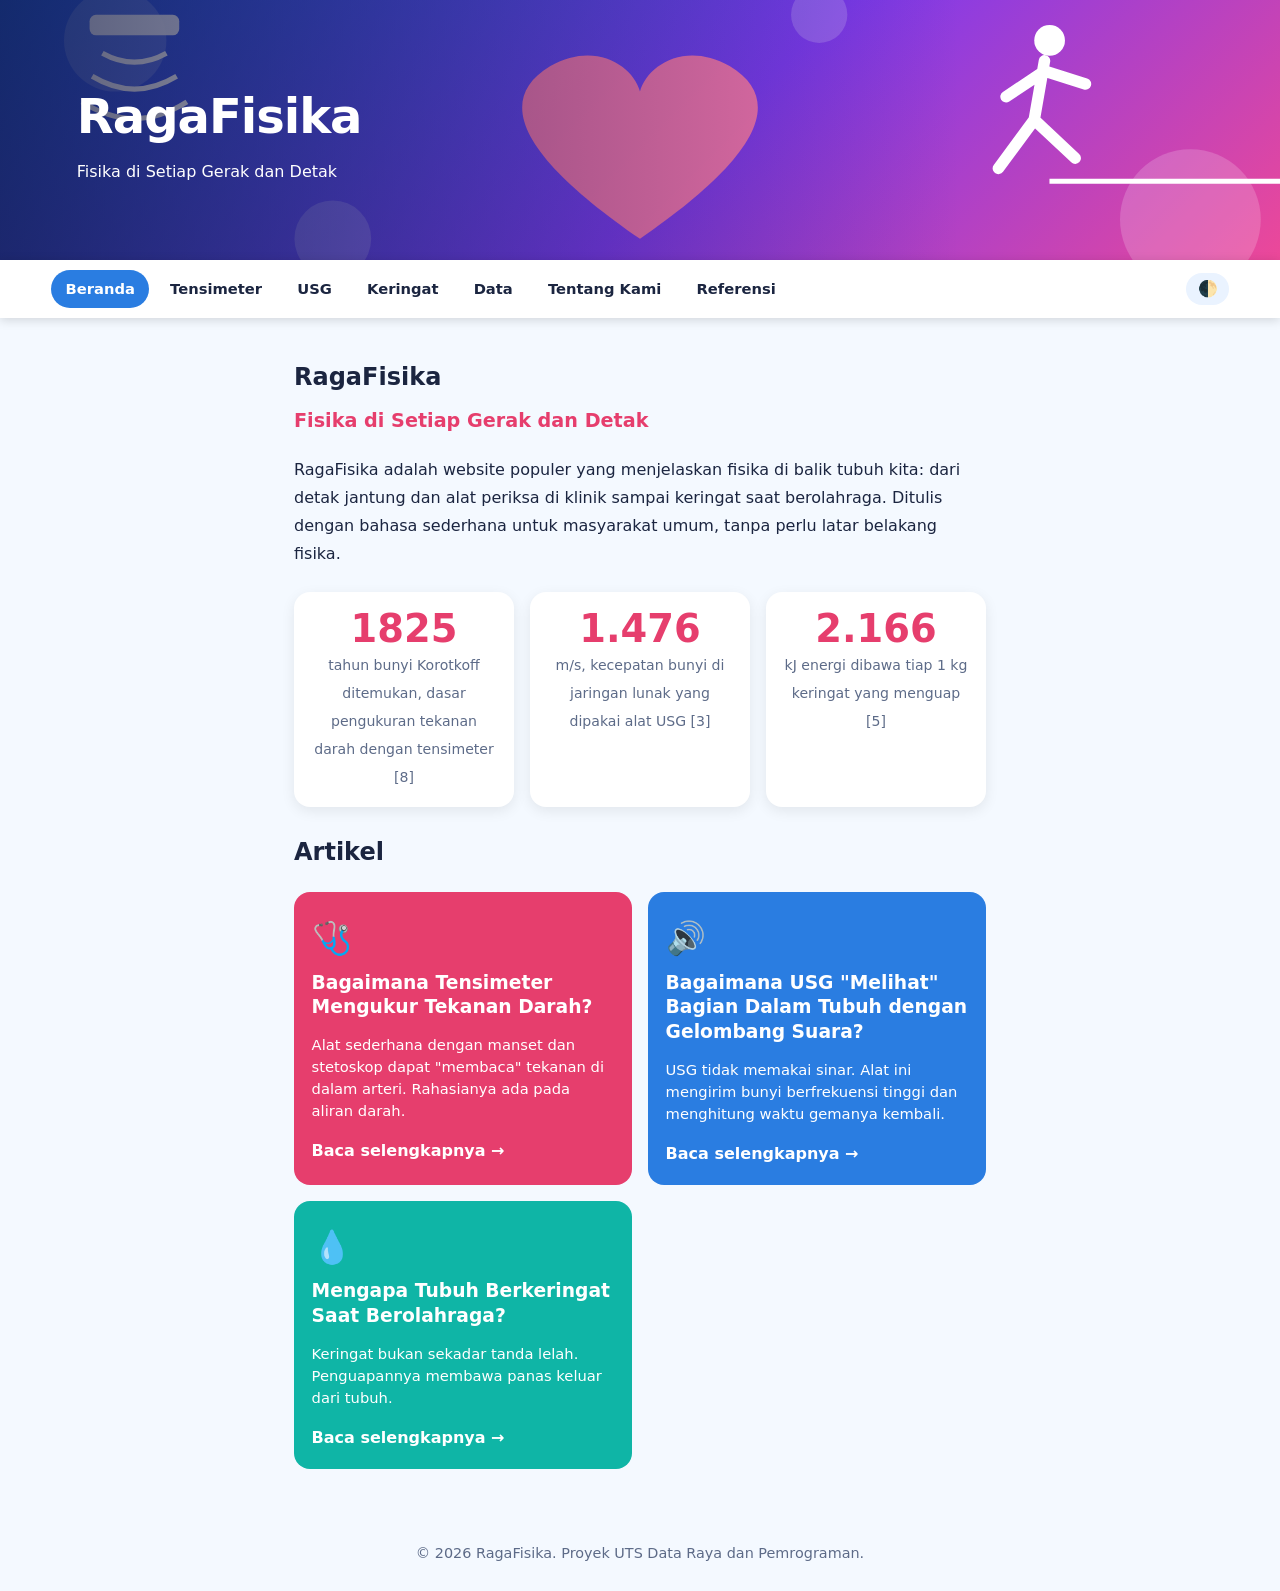
<file: index.html>
<!DOCTYPE html>  
<html lang="id"><head><meta charset="utf-8">
<meta name="viewport" content="width=device-width, initial-scale=1">
<title>Beranda | RagaFisika</title>
<meta name="description" content="RagaFisika menjelaskan fisika di balik tubuh kita: tensimeter, USG, dan keringat saat berolahraga, dengan bahasa sederhana untuk masyarakat umum.">
<link rel="icon" href="data:image/svg+xml,<svg xmlns=%22http://www.w3.org/2000/svg%22 viewBox=%220 0 100 100%22><text y=%22.9em%22 font-size=%2290%22>💓</text></svg>">
<link rel="stylesheet" href="style.css">
<script>try{if(localStorage.theme)document.documentElement.dataset.theme=localStorage.theme}catch(e){}</script></head>
<body>
<header class="hero big"><svg id="scene" viewBox="0 0 1000 260" preserveAspectRatio="xMidYMid slice" role="img" aria-label="Ilustrasi jantung berdenyut, gelombang USG, dan pelari"></svg><div class="txt"><a class="brand" href="index.html">RagaFisika</a><span>Fisika di Setiap Gerak dan Detak</span></div></header>
<nav><a href="index.html" class="on">Beranda</a><a href="tensimeter.html">Tensimeter</a><a href="usg.html">USG</a><a href="keringat.html">Keringat</a><a href="data.html">Data</a><a href="tentang.html">Tentang Kami</a><a href="referensi.html">Referensi</a><button id="mode" aria-label="Ganti mode terang atau gelap">🌓</button></nav>
<main><section class="intro"><h1>RagaFisika</h1><p class="tag">Fisika di Setiap Gerak dan Detak</p>
<p>RagaFisika adalah website populer yang menjelaskan fisika di balik tubuh kita: dari detak jantung dan alat periksa di klinik sampai keringat saat berolahraga. Ditulis dengan bahasa sederhana untuk masyarakat umum, tanpa perlu latar belakang fisika.</p></section>
<div class="stats"><div><b data-n="1905" data-raw="1">0</b><span>tahun bunyi Korotkoff ditemukan, dasar pengukuran tekanan darah dengan tensimeter [8]</span></div><div><b data-n="1540">0</b><span>m/s, kecepatan bunyi di jaringan lunak yang dipakai alat USG [3]</span></div><div><b data-n="2260">0</b><span>kJ energi dibawa tiap 1 kg keringat yang menguap [5]</span></div></div>
<h2>Artikel</h2><div class="cards"><a class="card c0" href="tensimeter.html"><span>🩺</span><h3>Bagaimana Tensimeter Mengukur Tekanan Darah?</h3><p>Alat sederhana dengan manset dan stetoskop dapat "membaca" tekanan di dalam arteri. Rahasianya ada pada aliran darah.</p><b>Baca selengkapnya →</b></a><a class="card c1" href="usg.html"><span>🔊</span><h3>Bagaimana USG "Melihat" Bagian Dalam Tubuh dengan Gelombang Suara?</h3><p>USG tidak memakai sinar. Alat ini mengirim bunyi berfrekuensi tinggi dan menghitung waktu gemanya kembali.</p><b>Baca selengkapnya →</b></a><a class="card c2" href="keringat.html"><span>💧</span><h3>Mengapa Tubuh Berkeringat Saat Berolahraga?</h3><p>Keringat bukan sekadar tanda lelah. Penguapannya membawa panas keluar dari tubuh.</p><b>Baca selengkapnya →</b></a></div></main>
<footer>© 2026 RagaFisika. Proyek UTS Data Raya dan Pemrograman.</footer>
<script src="script.js"></script></body></html>
</file>
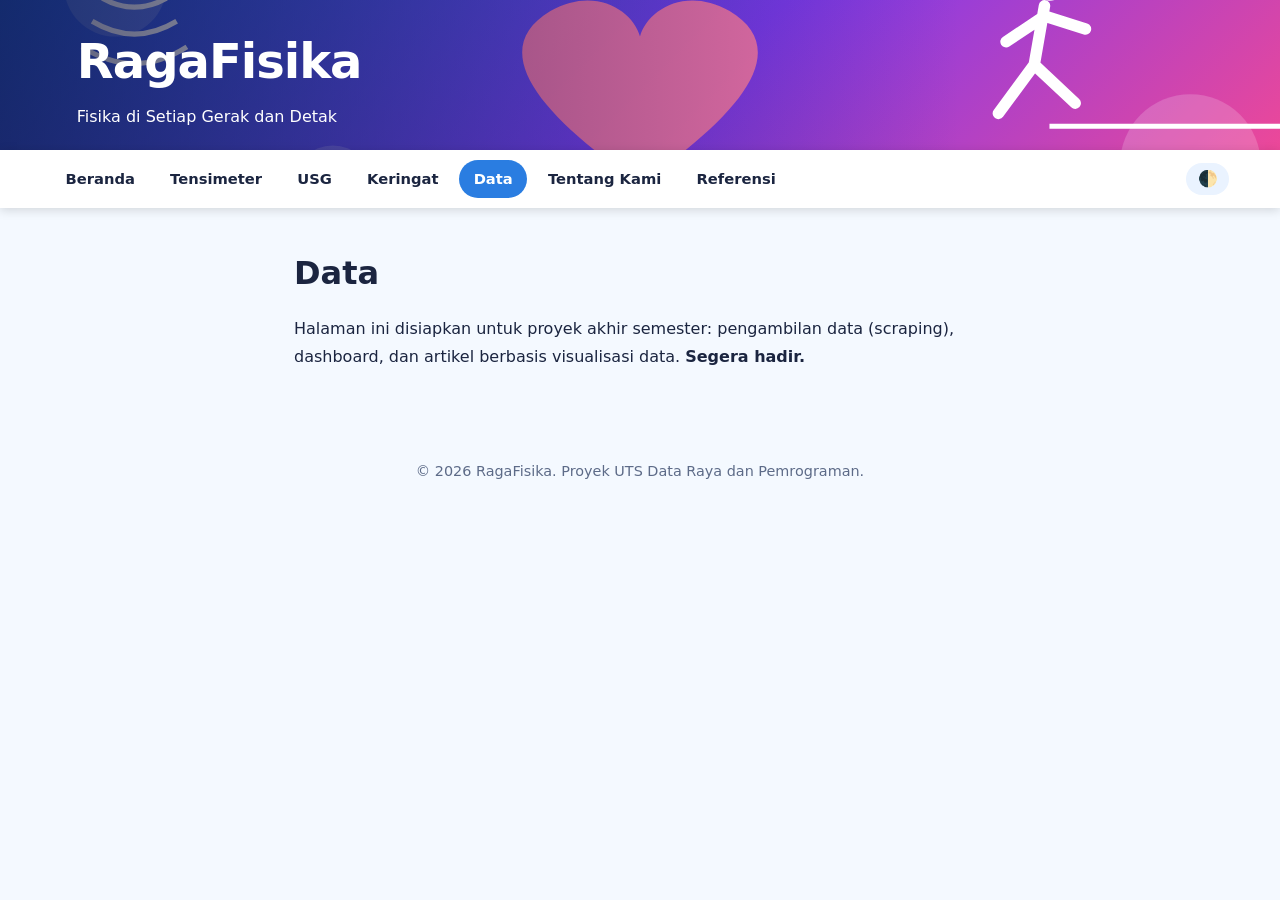
<file: data.html>
<!DOCTYPE html>
<html lang="id"><head><meta charset="utf-8">
<meta name="viewport" content="width=device-width, initial-scale=1">
<title>Data | RagaFisika</title>
<meta name="description" content="Halaman data dan dashboard RagaFisika yang akan dikembangkan pada proyek akhir semester.">
<link rel="icon" href="data:image/svg+xml,<svg xmlns=%22http://www.w3.org/2000/svg%22 viewBox=%220 0 100 100%22><text y=%22.9em%22 font-size=%2290%22>💓</text></svg>">
<link rel="stylesheet" href="style.css">
<script>try{if(localStorage.theme)document.documentElement.dataset.theme=localStorage.theme}catch(e){}</script></head>
<body>
<header class="hero"><svg id="scene" viewBox="0 0 1000 260" preserveAspectRatio="xMidYMid slice" role="img" aria-label="Ilustrasi jantung berdenyut, gelombang USG, dan pelari"></svg><div class="txt"><a class="brand" href="index.html">RagaFisika</a><span>Fisika di Setiap Gerak dan Detak</span></div></header>
<nav><a href="index.html">Beranda</a><a href="tensimeter.html">Tensimeter</a><a href="usg.html">USG</a><a href="keringat.html">Keringat</a><a href="data.html" class="on">Data</a><a href="tentang.html">Tentang Kami</a><a href="referensi.html">Referensi</a><button id="mode" aria-label="Ganti mode terang atau gelap">🌓</button></nav>
<main><h1>Data</h1><p>Halaman ini disiapkan untuk proyek akhir semester: pengambilan data (scraping), dashboard, dan artikel berbasis visualisasi data. <b>Segera hadir.</b></p></main>
<footer>© 2026 RagaFisika. Proyek UTS Data Raya dan Pemrograman.</footer>
<script src="script.js"></script></body></html>
</file>
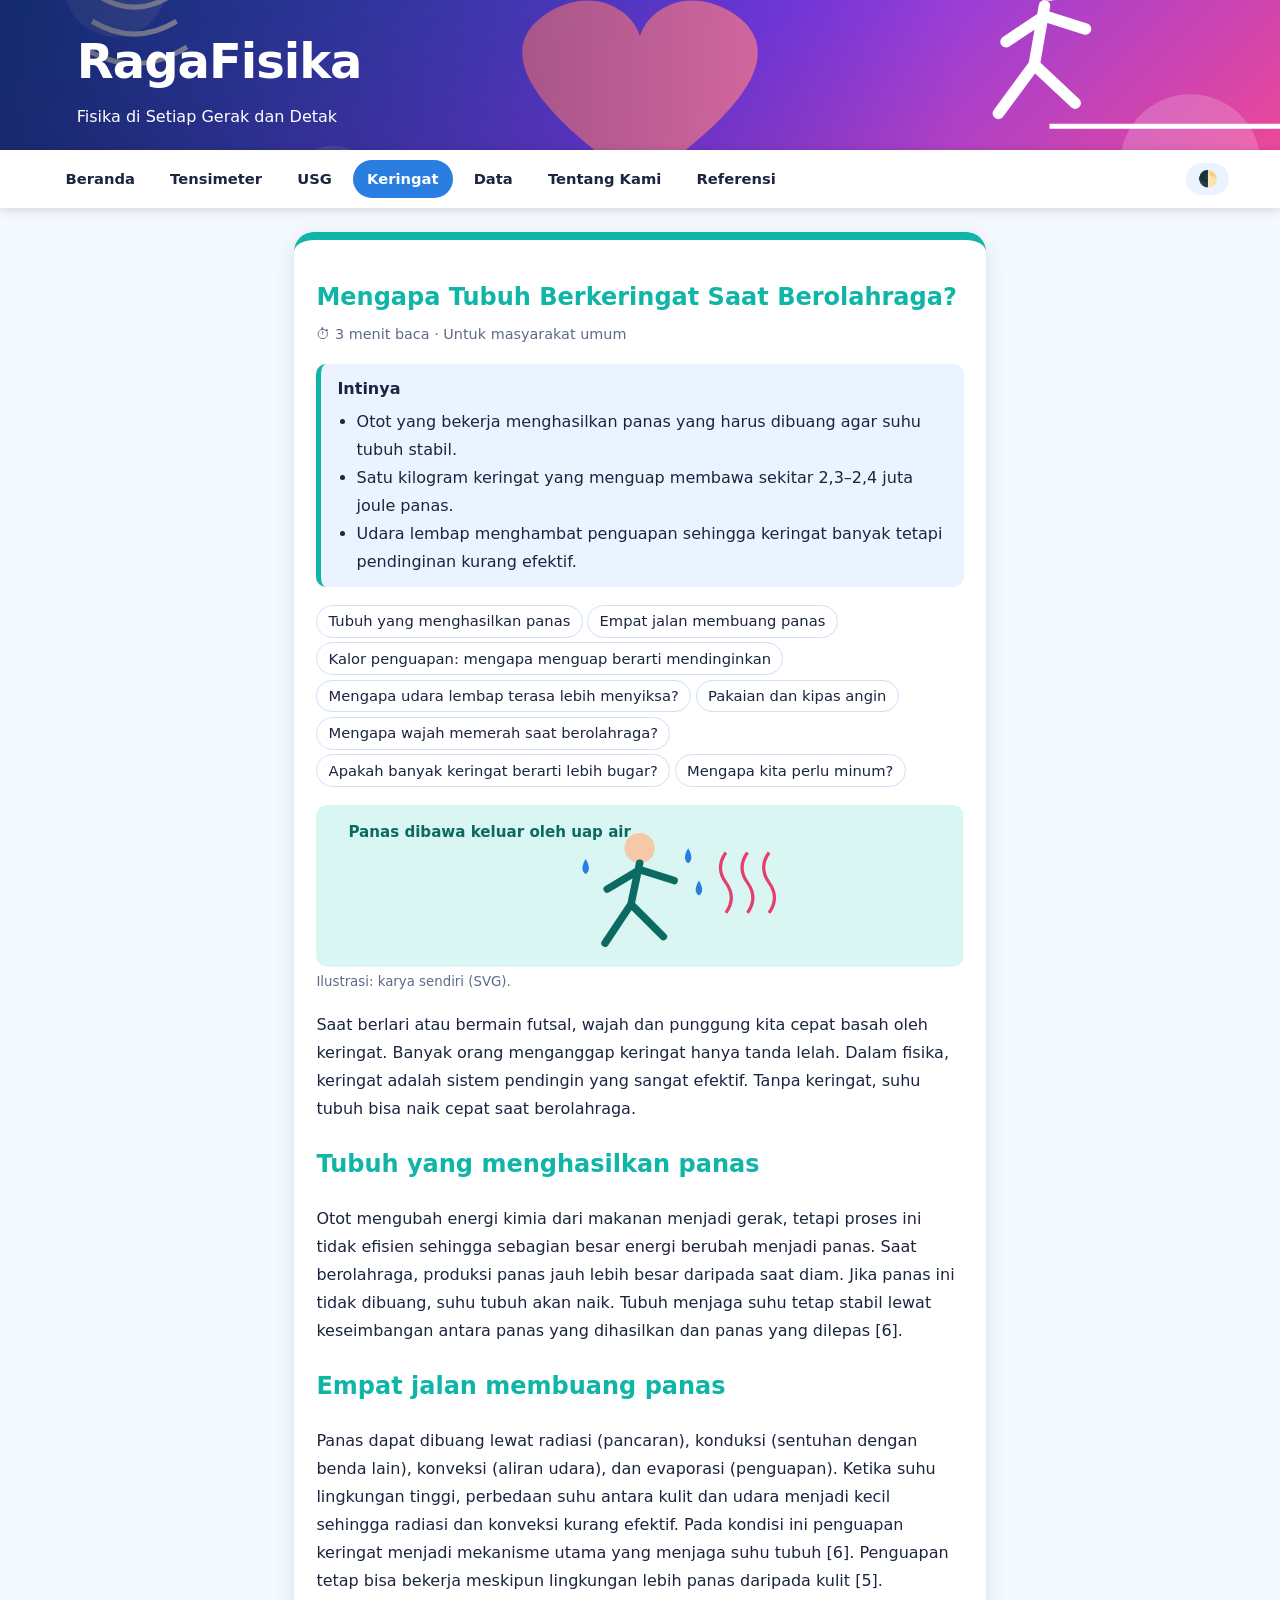
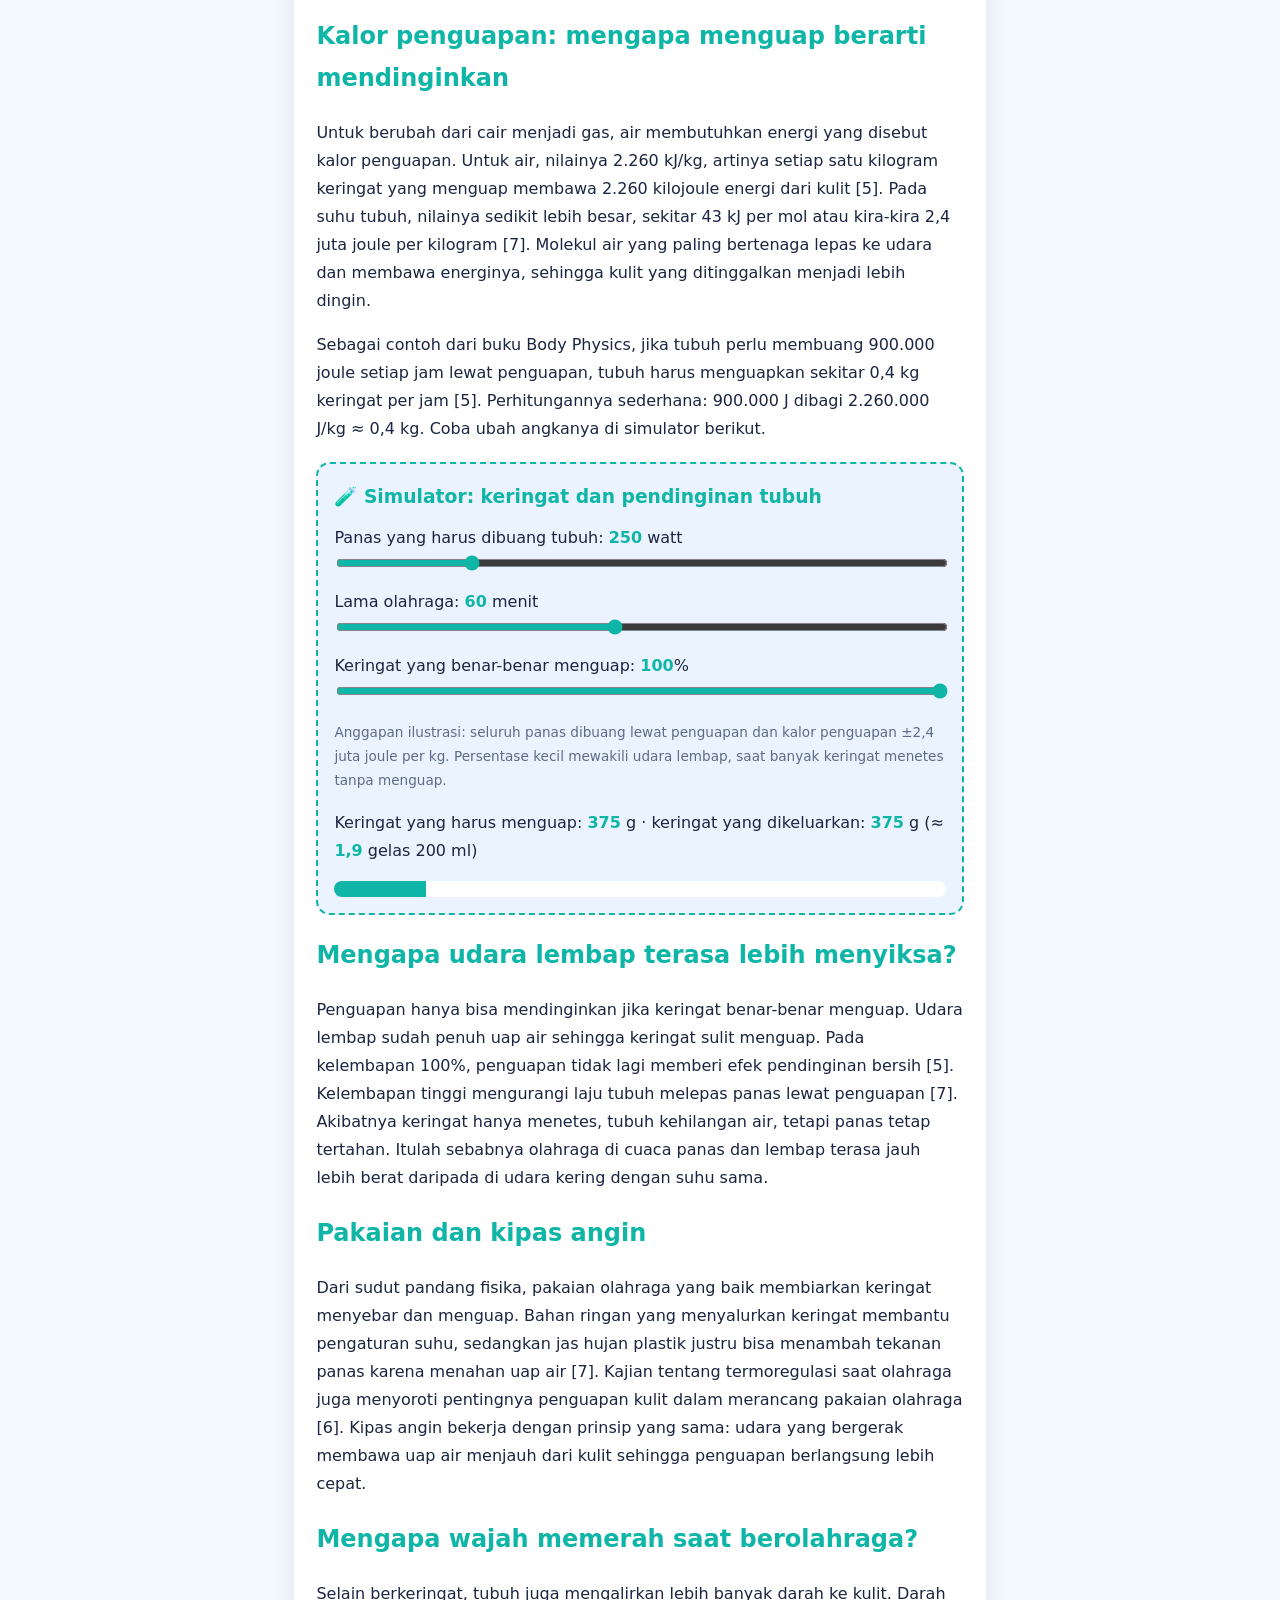
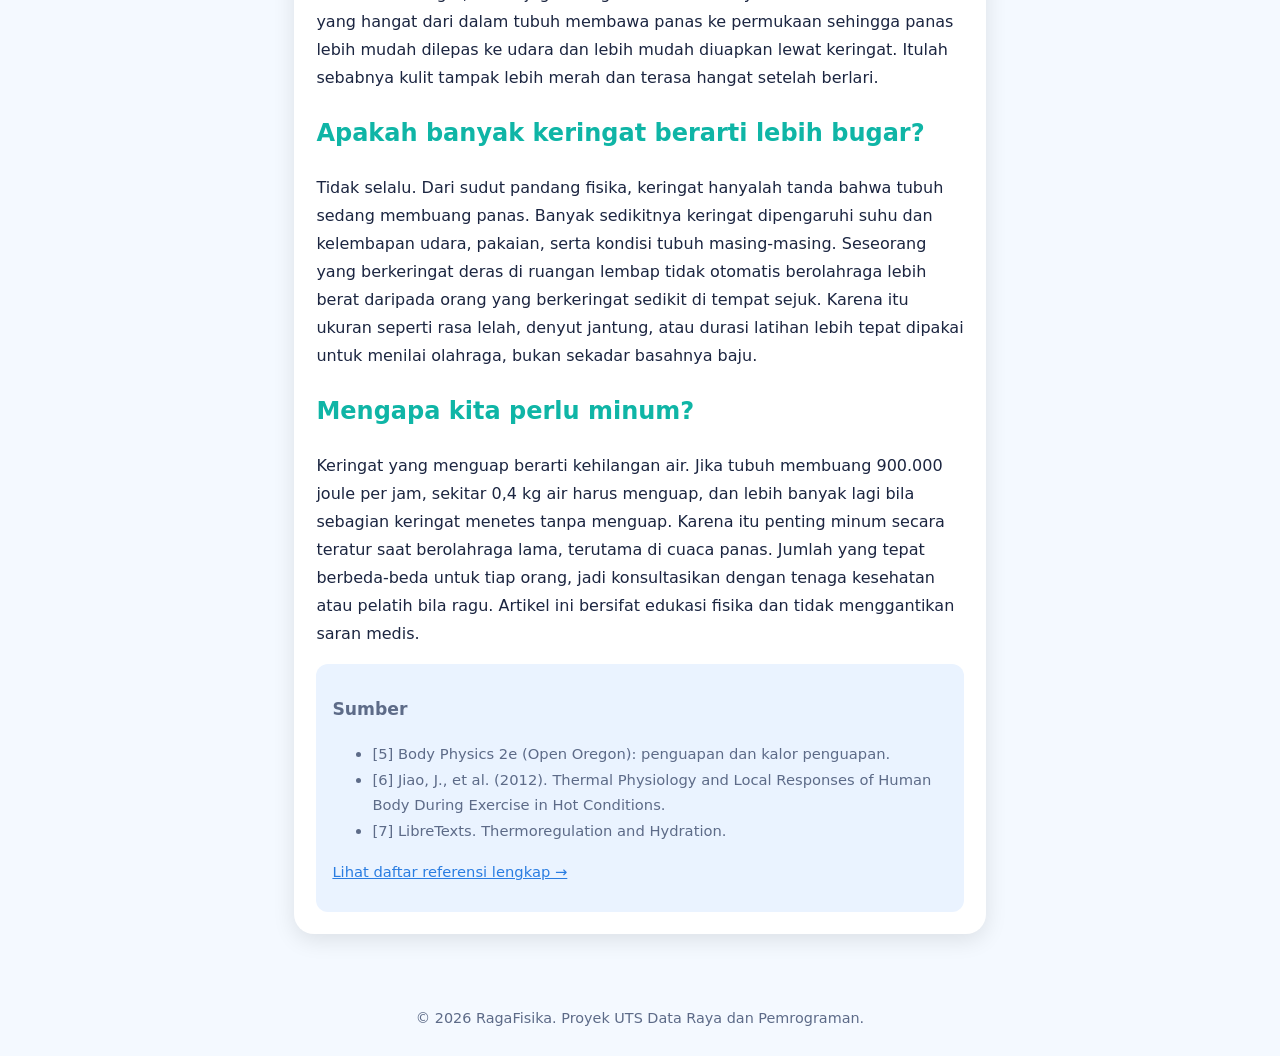
<file: keringat.html>
<!DOCTYPE html>
<html lang="id"><head><meta charset="utf-8">
<meta name="viewport" content="width=device-width, initial-scale=1">
<title>Mengapa Tubuh Berkeringat Saat Berolahraga? | RagaFisika</title>
<meta name="description" content="Fisika keringat: tubuh membuang panas lewat penguapan, kalor penguapan air, dan alasan udara lembap membuat olahraga terasa lebih berat.">
<link rel="icon" href="data:image/svg+xml,<svg xmlns=%22http://www.w3.org/2000/svg%22 viewBox=%220 0 100 100%22><text y=%22.9em%22 font-size=%2290%22>💓</text></svg>">
<link rel="stylesheet" href="style.css">
<script>try{if(localStorage.theme)document.documentElement.dataset.theme=localStorage.theme}catch(e){}</script></head>
<body>
<header class="hero"><svg id="scene" viewBox="0 0 1000 260" preserveAspectRatio="xMidYMid slice" role="img" aria-label="Ilustrasi jantung berdenyut, gelombang USG, dan pelari"></svg><div class="txt"><a class="brand" href="index.html">RagaFisika</a><span>Fisika di Setiap Gerak dan Detak</span></div></header>
<nav><a href="index.html">Beranda</a><a href="tensimeter.html">Tensimeter</a><a href="usg.html">USG</a><a href="keringat.html" class="on">Keringat</a><a href="data.html">Data</a><a href="tentang.html">Tentang Kami</a><a href="referensi.html">Referensi</a><button id="mode" aria-label="Ganti mode terang atau gelap">🌓</button></nav>
<main><article class="c2"><h1>Mengapa Tubuh Berkeringat Saat Berolahraga?</h1><p class="meta">⏱ <span data-read></span> menit baca · Untuk masyarakat umum</p><aside class="key"><b>Intinya</b><ul><li>Otot yang bekerja menghasilkan panas yang harus dibuang agar suhu tubuh stabil.</li><li>Satu kilogram keringat yang menguap membawa sekitar 2,3–2,4 juta joule panas.</li><li>Udara lembap menghambat penguapan sehingga keringat banyak tetapi pendinginan kurang efektif.</li></ul></aside><nav class="toc" aria-label="Daftar isi"></nav><div class="fig"><svg viewBox="0 0 600 150" role="img" aria-label="Ilustrasi 💧"><rect width="600" height="150" fill="#d9f6f2"/><circle cx="300" cy="40" r="14" fill="#f5c9a8"/><path d="M300 54 L292 92 M300 60 L270 78 M300 60 L332 70 M292 92 L268 128 M292 92 L322 122" stroke="#0b6b62" stroke-width="7" stroke-linecap="round" fill="none"/><g fill="#2a7de1"><path d="M345 40 q6 10 0 14 q-6-4 0-14z"/><path d="M355 70 q6 10 0 14 q-6-4 0-14z"/><path d="M250 50 q6 10 0 14 q-6-4 0-14z"/></g><g fill="none" stroke="#e63e6d" stroke-width="3"><path d="M380 100 q10-14 0-28 q-10-14 0-28"/><path d="M400 100 q10-14 0-28 q-10-14 0-28"/><path d="M420 100 q10-14 0-28 q-10-14 0-28"/></g><text x="30" y="30" font-size="14" fill="#0b6b62" font-weight="700">Panas dibawa keluar oleh uap air</text></svg><small>Ilustrasi: karya sendiri (SVG).</small></div><p>Saat berlari atau bermain futsal, wajah dan punggung kita cepat basah oleh keringat. Banyak orang menganggap keringat hanya tanda lelah. Dalam fisika, keringat adalah sistem pendingin yang sangat efektif. Tanpa keringat, suhu tubuh bisa naik cepat saat berolahraga.</p>
<h2>Tubuh yang menghasilkan panas</h2>
<p>Otot mengubah energi kimia dari makanan menjadi gerak, tetapi proses ini tidak efisien sehingga sebagian besar energi berubah menjadi panas. Saat berolahraga, produksi panas jauh lebih besar daripada saat diam. Jika panas ini tidak dibuang, suhu tubuh akan naik. Tubuh menjaga suhu tetap stabil lewat keseimbangan antara panas yang dihasilkan dan panas yang dilepas [6].</p>
<h2>Empat jalan membuang panas</h2>
<p>Panas dapat dibuang lewat radiasi (pancaran), konduksi (sentuhan dengan benda lain), konveksi (aliran udara), dan evaporasi (penguapan). Ketika suhu lingkungan tinggi, perbedaan suhu antara kulit dan udara menjadi kecil sehingga radiasi dan konveksi kurang efektif. Pada kondisi ini penguapan keringat menjadi mekanisme utama yang menjaga suhu tubuh [6]. Penguapan tetap bisa bekerja meskipun lingkungan lebih panas daripada kulit [5].</p>
<h2>Kalor penguapan: mengapa menguap berarti mendinginkan</h2>
<p>Untuk berubah dari cair menjadi gas, air membutuhkan energi yang disebut kalor penguapan. Untuk air, nilainya 2.260 kJ/kg, artinya setiap satu kilogram keringat yang menguap membawa 2.260 kilojoule energi dari kulit [5]. Pada suhu tubuh, nilainya sedikit lebih besar, sekitar 43 kJ per mol atau kira-kira 2,4 juta joule per kilogram [7]. Molekul air yang paling bertenaga lepas ke udara dan membawa energinya, sehingga kulit yang ditinggalkan menjadi lebih dingin.</p>
<p>Sebagai contoh dari buku Body Physics, jika tubuh perlu membuang 900.000 joule setiap jam lewat penguapan, tubuh harus menguapkan sekitar 0,4 kg keringat per jam [5]. Perhitungannya sederhana: 900.000 J dibagi 2.260.000 J/kg ≈ 0,4 kg. Coba ubah angkanya di simulator berikut.</p>
<div class="sim"><h3>🧪 Simulator: keringat dan pendinginan tubuh</h3>
<label>Panas yang harus dibuang tubuh: <output id="pw">250</output> watt<input id="pwr" type="range" min="100" max="800" step="50" value="250"></label>
<label>Lama olahraga: <output id="mn">60</output> menit<input id="mnt" type="range" min="10" max="120" step="5" value="60"></label>
<label>Keringat yang benar-benar menguap: <output id="ef">100</output>%<input id="eff" type="range" min="30" max="100" step="5" value="100"></label>
<p class="small">Anggapan ilustrasi: seluruh panas dibuang lewat penguapan dan kalor penguapan ±2,4 juta joule per kg. Persentase kecil mewakili udara lembap, saat banyak keringat menetes tanpa menguap.</p>
<p>Keringat yang harus menguap: <output id="ev">375</output> g · keringat yang dikeluarkan: <output id="sw">375</output> g (≈ <output id="gl">1,9</output> gelas 200 ml)</p>
<div class="bar"><i id="b3"></i></div></div>
<h2>Mengapa udara lembap terasa lebih menyiksa?</h2>
<p>Penguapan hanya bisa mendinginkan jika keringat benar-benar menguap. Udara lembap sudah penuh uap air sehingga keringat sulit menguap. Pada kelembapan 100%, penguapan tidak lagi memberi efek pendinginan bersih [5]. Kelembapan tinggi mengurangi laju tubuh melepas panas lewat penguapan [7]. Akibatnya keringat hanya menetes, tubuh kehilangan air, tetapi panas tetap tertahan. Itulah sebabnya olahraga di cuaca panas dan lembap terasa jauh lebih berat daripada di udara kering dengan suhu sama.</p>
<h2>Pakaian dan kipas angin</h2>
<p>Dari sudut pandang fisika, pakaian olahraga yang baik membiarkan keringat menyebar dan menguap. Bahan ringan yang menyalurkan keringat membantu pengaturan suhu, sedangkan jas hujan plastik justru bisa menambah tekanan panas karena menahan uap air [7]. Kajian tentang termoregulasi saat olahraga juga menyoroti pentingnya penguapan kulit dalam merancang pakaian olahraga [6]. Kipas angin bekerja dengan prinsip yang sama: udara yang bergerak membawa uap air menjauh dari kulit sehingga penguapan berlangsung lebih cepat.</p>
<h2>Mengapa wajah memerah saat berolahraga?</h2>
<p>Selain berkeringat, tubuh juga mengalirkan lebih banyak darah ke kulit. Darah yang hangat dari dalam tubuh membawa panas ke permukaan sehingga panas lebih mudah dilepas ke udara dan lebih mudah diuapkan lewat keringat. Itulah sebabnya kulit tampak lebih merah dan terasa hangat setelah berlari.</p>
<h2>Apakah banyak keringat berarti lebih bugar?</h2>
<p>Tidak selalu. Dari sudut pandang fisika, keringat hanyalah tanda bahwa tubuh sedang membuang panas. Banyak sedikitnya keringat dipengaruhi suhu dan kelembapan udara, pakaian, serta kondisi tubuh masing-masing. Seseorang yang berkeringat deras di ruangan lembap tidak otomatis berolahraga lebih berat daripada orang yang berkeringat sedikit di tempat sejuk. Karena itu ukuran seperti rasa lelah, denyut jantung, atau durasi latihan lebih tepat dipakai untuk menilai olahraga, bukan sekadar basahnya baju.</p>
<h2>Mengapa kita perlu minum?</h2>
<p>Keringat yang menguap berarti kehilangan air. Jika tubuh membuang 900.000 joule per jam, sekitar 0,4 kg air harus menguap, dan lebih banyak lagi bila sebagian keringat menetes tanpa menguap. Karena itu penting minum secara teratur saat berolahraga lama, terutama di cuaca panas. Jumlah yang tepat berbeda-beda untuk tiap orang, jadi konsultasikan dengan tenaga kesehatan atau pelatih bila ragu. Artikel ini bersifat edukasi fisika dan tidak menggantikan saran medis.</p><div class="src"><h3>Sumber</h3><ul><li>[5] Body Physics 2e (Open Oregon): penguapan dan kalor penguapan.</li><li>[6] Jiao, J., et al. (2012). Thermal Physiology and Local Responses of Human Body During Exercise in Hot Conditions.</li><li>[7] LibreTexts. Thermoregulation and Hydration.</li></ul><p><a href="referensi.html">Lihat daftar referensi lengkap →</a></p></div></article></main>
<footer>© 2026 RagaFisika. Proyek UTS Data Raya dan Pemrograman.</footer>
<script src="script.js"></script></body></html>
</file>
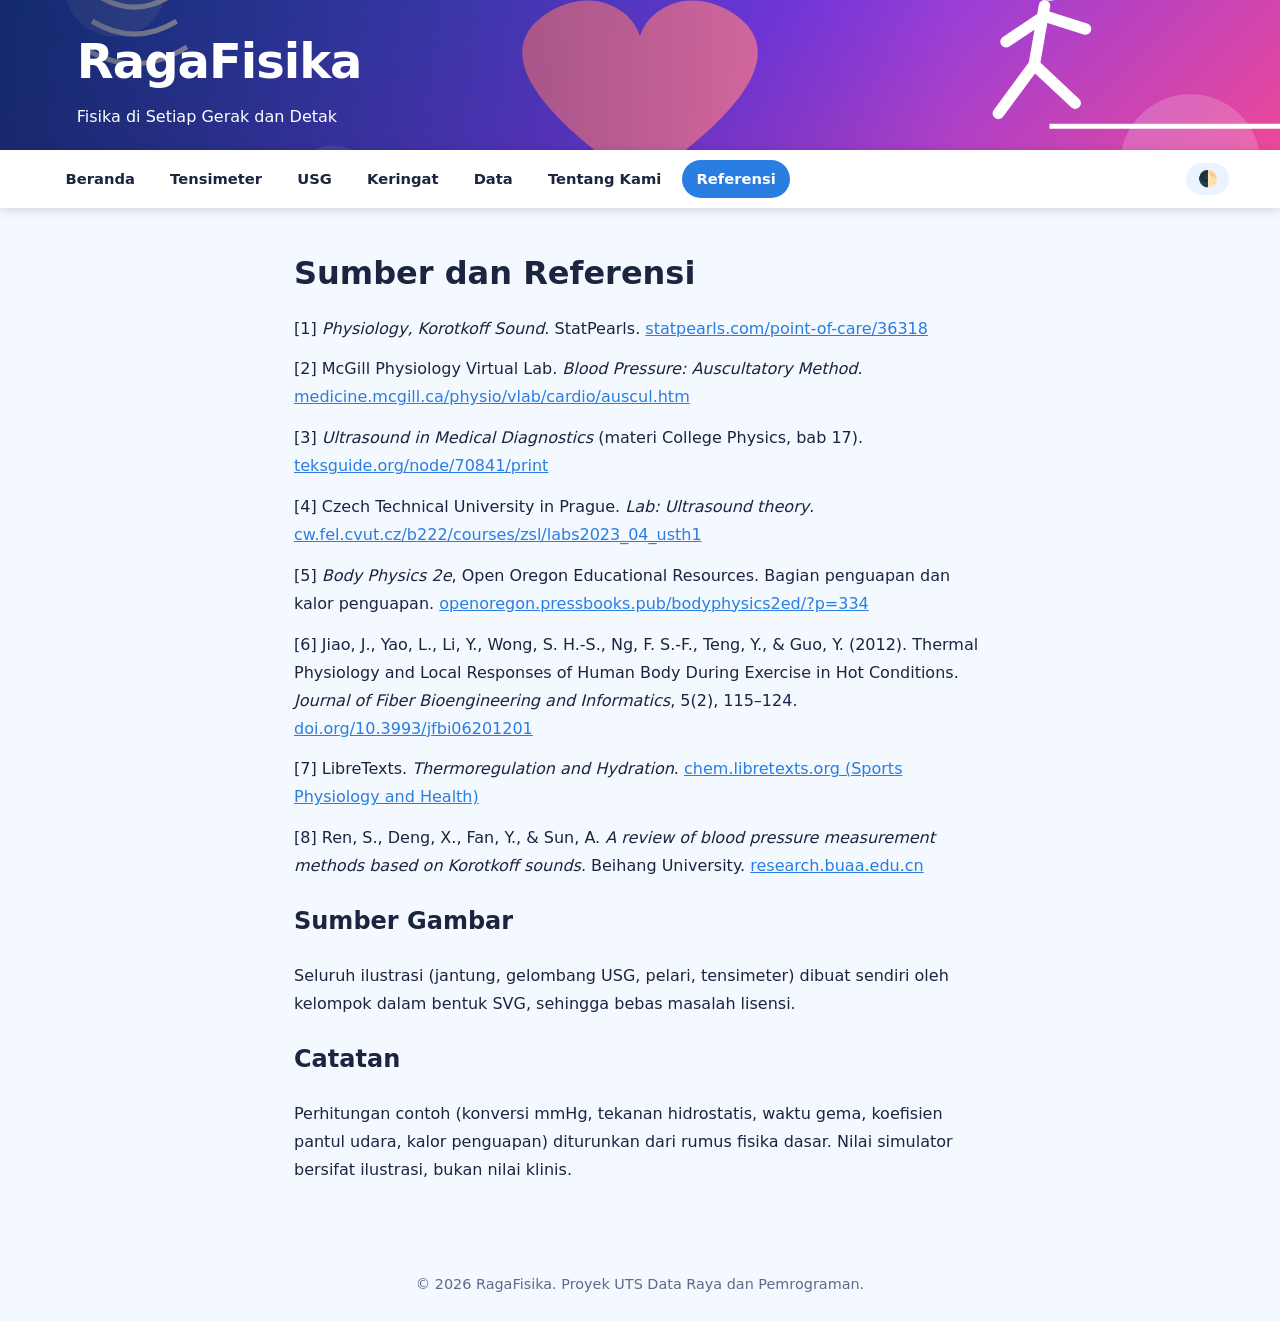
<file: referensi.html>
<!DOCTYPE html>
<html lang="id"><head><meta charset="utf-8">
<meta name="viewport" content="width=device-width, initial-scale=1">
<title>Sumber dan Referensi | RagaFisika</title>
<meta name="description" content="Daftar sumber dan referensi yang digunakan dalam artikel RagaFisika, serta keterangan sumber gambar.">
<link rel="icon" href="data:image/svg+xml,<svg xmlns=%22http://www.w3.org/2000/svg%22 viewBox=%220 0 100 100%22><text y=%22.9em%22 font-size=%2290%22>💓</text></svg>">
<link rel="stylesheet" href="style.css">
<script>try{if(localStorage.theme)document.documentElement.dataset.theme=localStorage.theme}catch(e){}</script></head>
<body>
<header class="hero"><svg id="scene" viewBox="0 0 1000 260" preserveAspectRatio="xMidYMid slice" role="img" aria-label="Ilustrasi jantung berdenyut, gelombang USG, dan pelari"></svg><div class="txt"><a class="brand" href="index.html">RagaFisika</a><span>Fisika di Setiap Gerak dan Detak</span></div></header>
<nav><a href="index.html">Beranda</a><a href="tensimeter.html">Tensimeter</a><a href="usg.html">USG</a><a href="keringat.html">Keringat</a><a href="data.html">Data</a><a href="tentang.html">Tentang Kami</a><a href="referensi.html" class="on">Referensi</a><button id="mode" aria-label="Ganti mode terang atau gelap">🌓</button></nav>
<main><h1>Sumber dan Referensi</h1><ol class="refs" style="list-style:none;padding:0"><li>[1] <i>Physiology, Korotkoff Sound</i>. StatPearls. <a href="https://www.statpearls.com/point-of-care/36318">statpearls.com/point-of-care/36318</a></li><li>[2] McGill Physiology Virtual Lab. <i>Blood Pressure: Auscultatory Method</i>. <a href="https://www.medicine.mcgill.ca/physio/vlab/cardio/auscul.htm">medicine.mcgill.ca/physio/vlab/cardio/auscul.htm</a></li><li>[3] <i>Ultrasound in Medical Diagnostics</i> (materi College Physics, bab 17). <a href="https://teksguide.org/node/70841/print">teksguide.org/node/70841/print</a></li><li>[4] Czech Technical University in Prague. <i>Lab: Ultrasound theory</i>. <a href="https://cw.fel.cvut.cz/b222/courses/zsl/labs2023_04_usth1">cw.fel.cvut.cz/b222/courses/zsl/labs2023_04_usth1</a></li><li>[5] <i>Body Physics 2e</i>, Open Oregon Educational Resources. Bagian penguapan dan kalor penguapan. <a href="https://openoregon.pressbooks.pub/bodyphysics2ed/?p=334">openoregon.pressbooks.pub/bodyphysics2ed/?p=334</a></li><li>[6] Jiao, J., Yao, L., Li, Y., Wong, S. H.-S., Ng, F. S.-F., Teng, Y., &amp; Guo, Y. (2012). Thermal Physiology and Local Responses of Human Body During Exercise in Hot Conditions. <i>Journal of Fiber Bioengineering and Informatics</i>, 5(2), 115–124. <a href="https://doi.org/10.3993/jfbi06201201">doi.org/10.3993/jfbi06201201</a></li><li>[7] LibreTexts. <i>Thermoregulation and Hydration</i>. <a href="https://chem.libretexts.org/Ancillary_Materials/Exemplars_and_Case_Studies/Exemplars/Sports_Physiology_and_Health/Thermoregulation_and_Hydration">chem.libretexts.org (Sports Physiology and Health)</a></li><li>[8] Ren, S., Deng, X., Fan, Y., &amp; Sun, A. <i>A review of blood pressure measurement methods based on Korotkoff sounds</i>. Beihang University. <a href="https://research.buaa.edu.cn/en/publications/a-review-of-blood-pressure-measurement-methods-based-on-korotkoff/">research.buaa.edu.cn</a></li></ol><h2>Sumber Gambar</h2><p>Seluruh ilustrasi (jantung, gelombang USG, pelari, tensimeter) dibuat sendiri oleh kelompok dalam bentuk SVG, sehingga bebas masalah lisensi.</p><h2>Catatan</h2><p>Perhitungan contoh (konversi mmHg, tekanan hidrostatis, waktu gema, koefisien pantul udara, kalor penguapan) diturunkan dari rumus fisika dasar. Nilai simulator bersifat ilustrasi, bukan nilai klinis.</p></main>
<footer>© 2026 RagaFisika. Proyek UTS Data Raya dan Pemrograman.</footer>
<script src="script.js"></script></body></html>
</file>
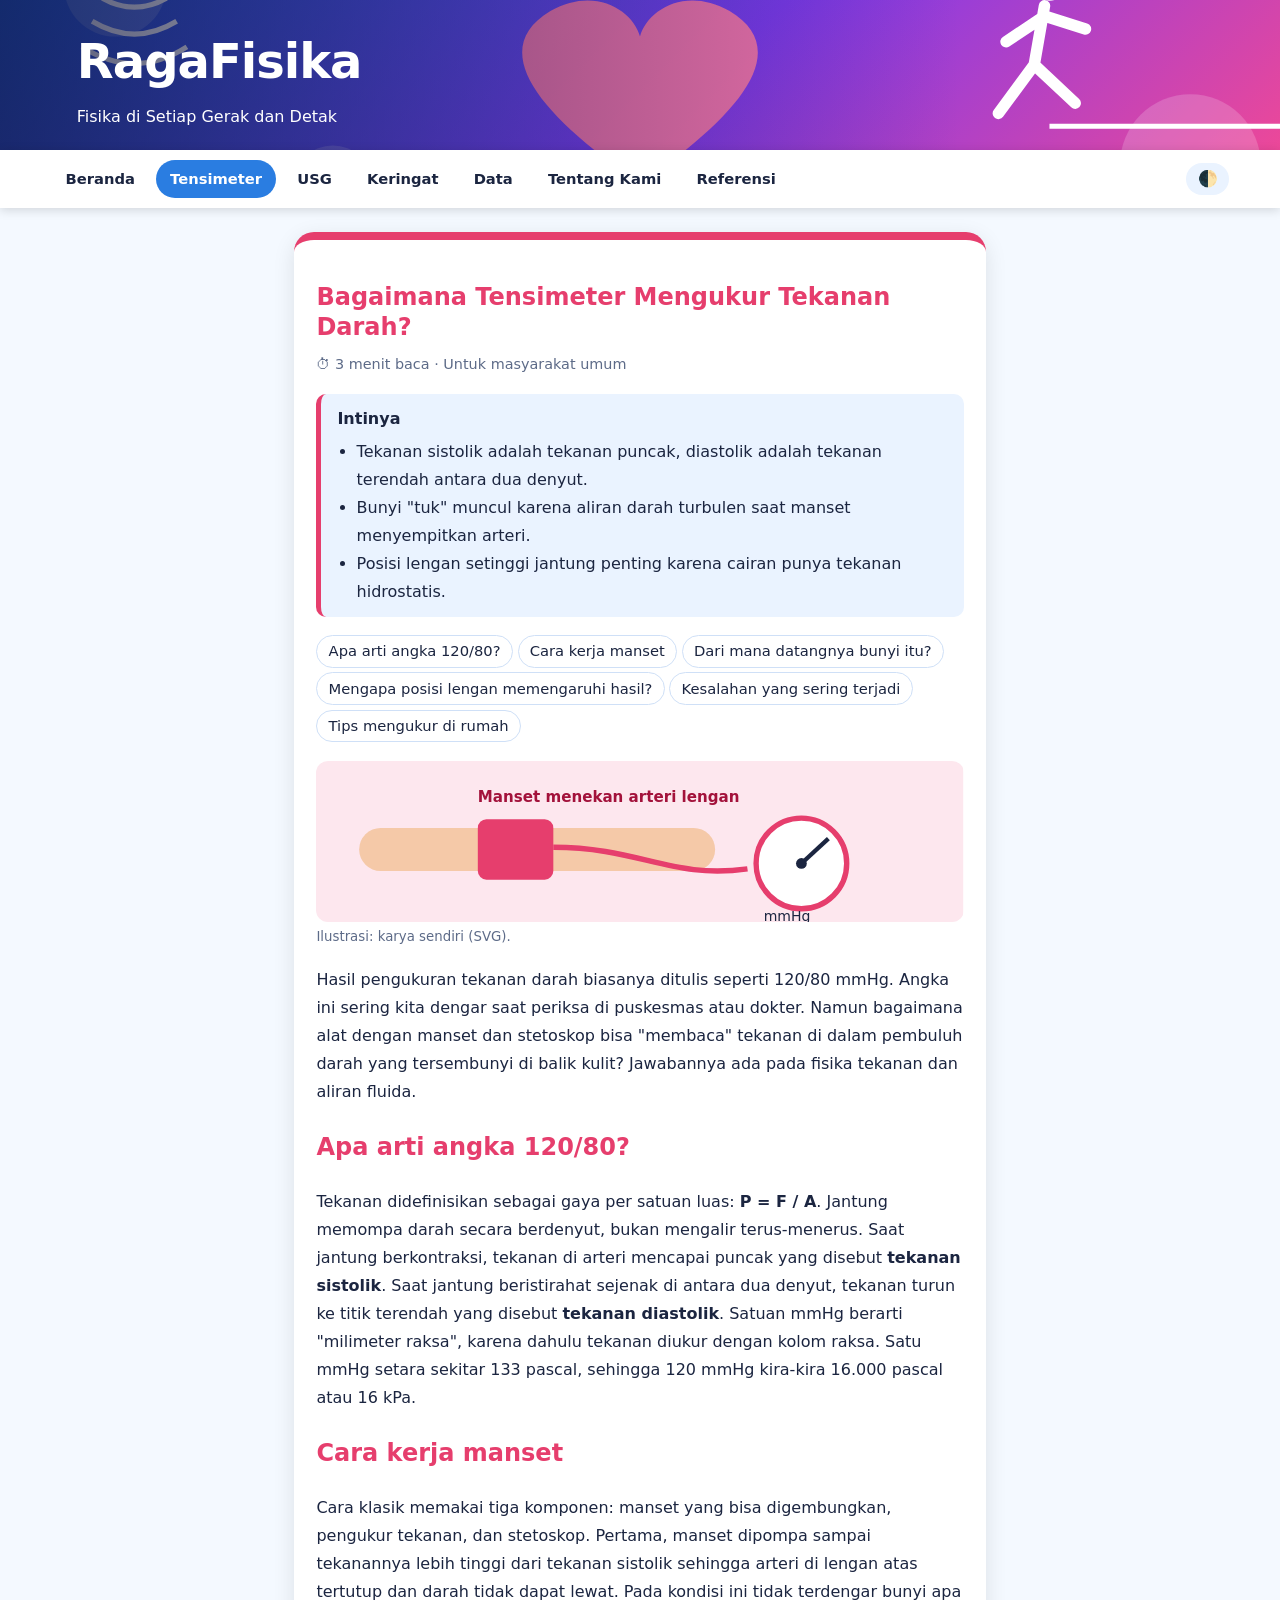
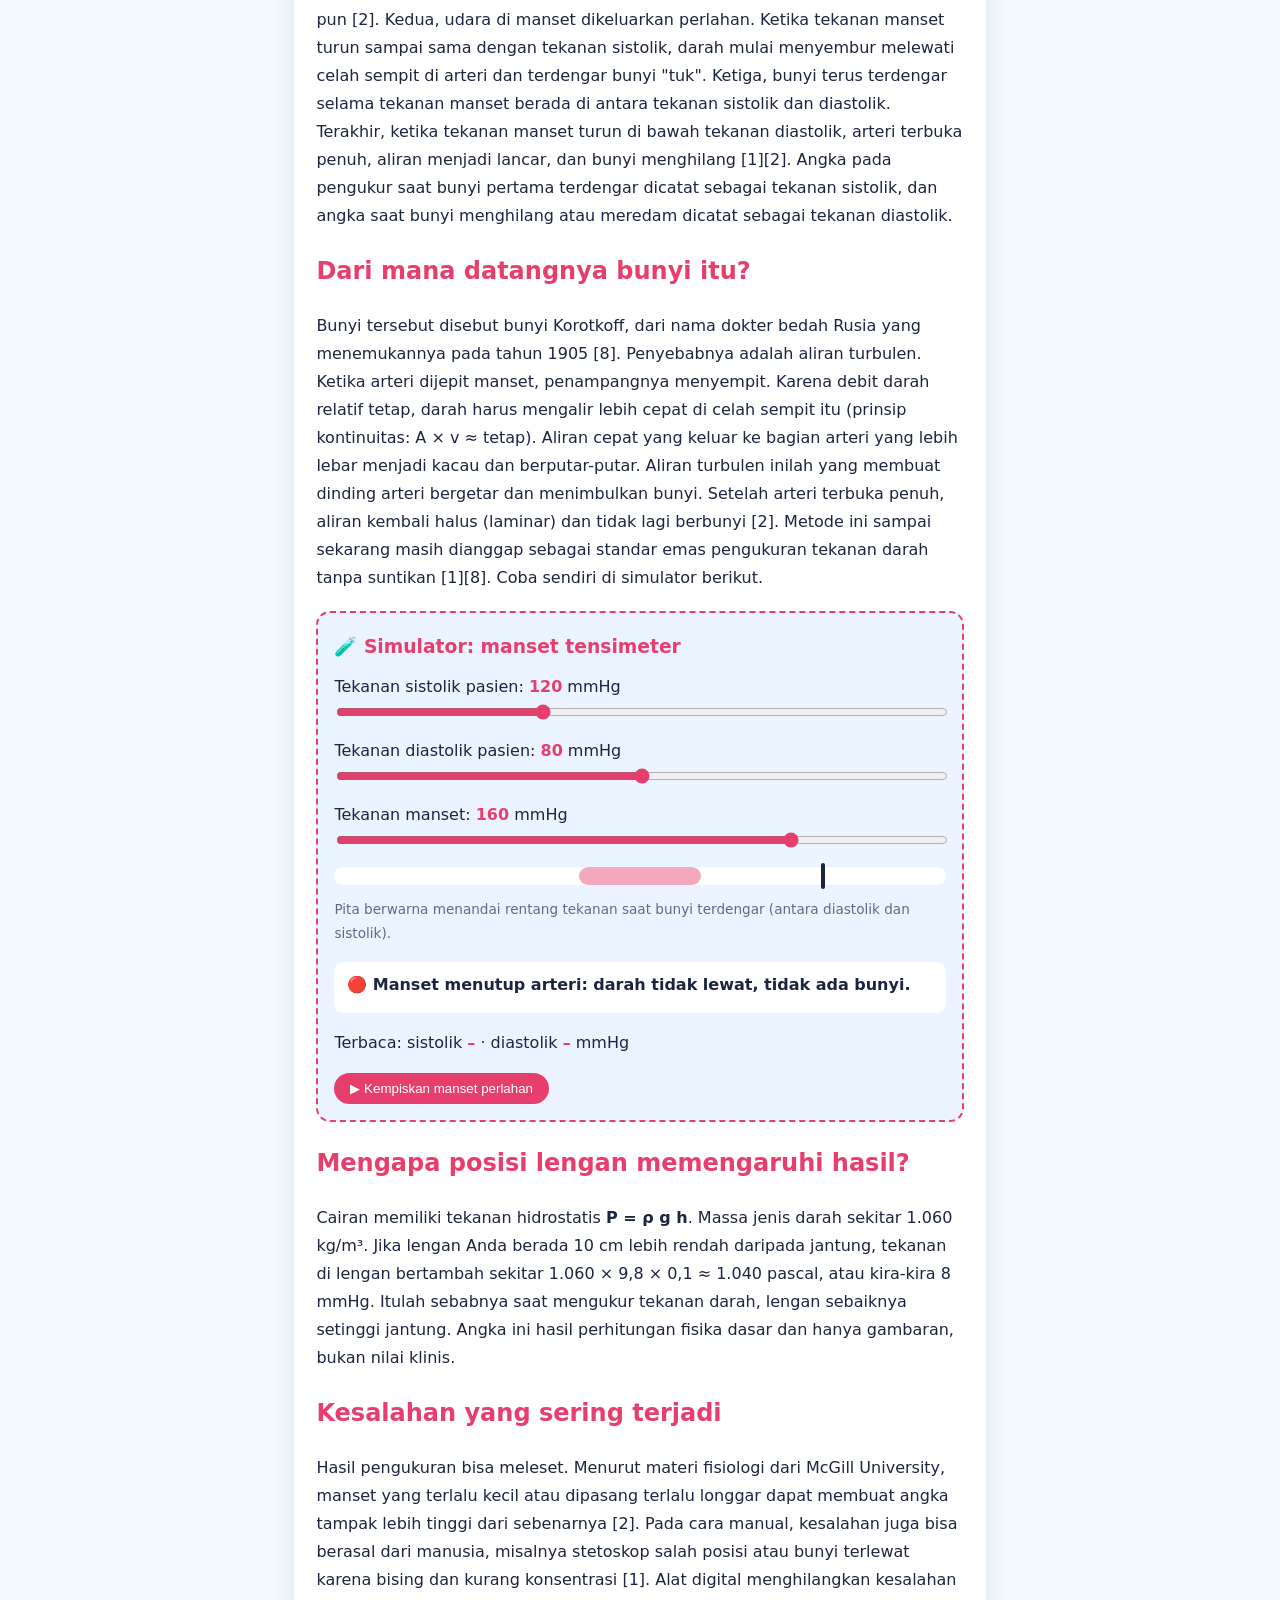
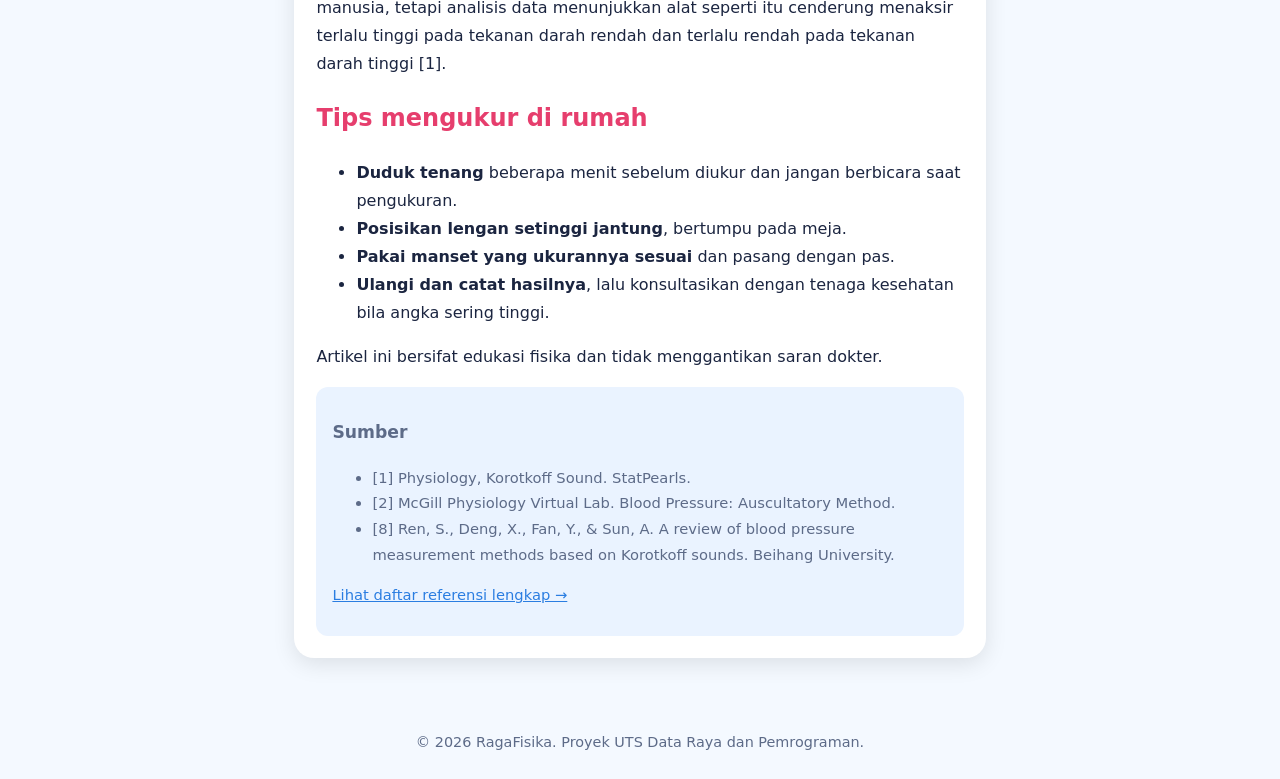
<file: tensimeter.html>
<!DOCTYPE html>
<html lang="id"><head><meta charset="utf-8">
<meta name="viewport" content="width=device-width, initial-scale=1">
<title>Bagaimana Tensimeter Mengukur Tekanan Darah? | RagaFisika</title>
<meta name="description" content="Fisika di balik tensimeter: tekanan, aliran turbulen, dan bunyi Korotkoff yang membuat tekanan darah bisa diukur dari luar lengan.">
<link rel="icon" href="data:image/svg+xml,<svg xmlns=%22http://www.w3.org/2000/svg%22 viewBox=%220 0 100 100%22><text y=%22.9em%22 font-size=%2290%22>💓</text></svg>">
<link rel="stylesheet" href="style.css">
<script>try{if(localStorage.theme)document.documentElement.dataset.theme=localStorage.theme}catch(e){}</script></head>
<body>
<header class="hero"><svg id="scene" viewBox="0 0 1000 260" preserveAspectRatio="xMidYMid slice" role="img" aria-label="Ilustrasi jantung berdenyut, gelombang USG, dan pelari"></svg><div class="txt"><a class="brand" href="index.html">RagaFisika</a><span>Fisika di Setiap Gerak dan Detak</span></div></header>
<nav><a href="index.html">Beranda</a><a href="tensimeter.html" class="on">Tensimeter</a><a href="usg.html">USG</a><a href="keringat.html">Keringat</a><a href="data.html">Data</a><a href="tentang.html">Tentang Kami</a><a href="referensi.html">Referensi</a><button id="mode" aria-label="Ganti mode terang atau gelap">🌓</button></nav>
<main><article class="c0"><h1>Bagaimana Tensimeter Mengukur Tekanan Darah?</h1><p class="meta">⏱ <span data-read></span> menit baca · Untuk masyarakat umum</p><aside class="key"><b>Intinya</b><ul><li>Tekanan sistolik adalah tekanan puncak, diastolik adalah tekanan terendah antara dua denyut.</li><li>Bunyi "tuk" muncul karena aliran darah turbulen saat manset menyempitkan arteri.</li><li>Posisi lengan setinggi jantung penting karena cairan punya tekanan hidrostatis.</li></ul></aside><nav class="toc" aria-label="Daftar isi"></nav><div class="fig"><svg viewBox="0 0 600 150" role="img" aria-label="Ilustrasi 🩺"><rect width="600" height="150" fill="#fde7ee"/><rect x="40" y="62" width="330" height="40" rx="20" fill="#f5c9a8"/><rect x="150" y="54" width="70" height="56" rx="8" fill="#e63e6d"/><path d="M220 80 C 300 80, 330 110, 400 100" fill="none" stroke="#e63e6d" stroke-width="5"/><circle cx="450" cy="95" r="42" fill="#fff" stroke="#e63e6d" stroke-width="5"/><path d="M450 95 L475 72" stroke="#1b2540" stroke-width="4"/><circle cx="450" cy="95" r="5" fill="#1b2540"/><text x="415" y="148" font-size="13" fill="#1b2540">mmHg</text><text x="150" y="38" font-size="14" fill="#a3123b" font-weight="700">Manset menekan arteri lengan</text></svg><small>Ilustrasi: karya sendiri (SVG).</small></div><p>Hasil pengukuran tekanan darah biasanya ditulis seperti 120/80 mmHg. Angka ini sering kita dengar saat periksa di puskesmas atau dokter. Namun bagaimana alat dengan manset dan stetoskop bisa "membaca" tekanan di dalam pembuluh darah yang tersembunyi di balik kulit? Jawabannya ada pada fisika tekanan dan aliran fluida.</p>
<h2>Apa arti angka 120/80?</h2>
<p>Tekanan didefinisikan sebagai gaya per satuan luas: <b>P = F / A</b>. Jantung memompa darah secara berdenyut, bukan mengalir terus-menerus. Saat jantung berkontraksi, tekanan di arteri mencapai puncak yang disebut <b>tekanan sistolik</b>. Saat jantung beristirahat sejenak di antara dua denyut, tekanan turun ke titik terendah yang disebut <b>tekanan diastolik</b>. Satuan mmHg berarti "milimeter raksa", karena dahulu tekanan diukur dengan kolom raksa. Satu mmHg setara sekitar 133 pascal, sehingga 120 mmHg kira-kira 16.000 pascal atau 16 kPa.</p>
<h2>Cara kerja manset</h2>
<p>Cara klasik memakai tiga komponen: manset yang bisa digembungkan, pengukur tekanan, dan stetoskop. Pertama, manset dipompa sampai tekanannya lebih tinggi dari tekanan sistolik sehingga arteri di lengan atas tertutup dan darah tidak dapat lewat. Pada kondisi ini tidak terdengar bunyi apa pun [2]. Kedua, udara di manset dikeluarkan perlahan. Ketika tekanan manset turun sampai sama dengan tekanan sistolik, darah mulai menyembur melewati celah sempit di arteri dan terdengar bunyi "tuk". Ketiga, bunyi terus terdengar selama tekanan manset berada di antara tekanan sistolik dan diastolik. Terakhir, ketika tekanan manset turun di bawah tekanan diastolik, arteri terbuka penuh, aliran menjadi lancar, dan bunyi menghilang [1][2]. Angka pada pengukur saat bunyi pertama terdengar dicatat sebagai tekanan sistolik, dan angka saat bunyi menghilang atau meredam dicatat sebagai tekanan diastolik.</p>
<h2>Dari mana datangnya bunyi itu?</h2>
<p>Bunyi tersebut disebut bunyi Korotkoff, dari nama dokter bedah Rusia yang menemukannya pada tahun 1905 [8]. Penyebabnya adalah aliran turbulen. Ketika arteri dijepit manset, penampangnya menyempit. Karena debit darah relatif tetap, darah harus mengalir lebih cepat di celah sempit itu (prinsip kontinuitas: A × v ≈ tetap). Aliran cepat yang keluar ke bagian arteri yang lebih lebar menjadi kacau dan berputar-putar. Aliran turbulen inilah yang membuat dinding arteri bergetar dan menimbulkan bunyi. Setelah arteri terbuka penuh, aliran kembali halus (laminar) dan tidak lagi berbunyi [2]. Metode ini sampai sekarang masih dianggap sebagai standar emas pengukuran tekanan darah tanpa suntikan [1][8]. Coba sendiri di simulator berikut.</p>
<div class="sim"><h3>🧪 Simulator: manset tensimeter</h3>
<label>Tekanan sistolik pasien: <output id="sy">120</output> mmHg<input id="sys" type="range" min="90" max="180" value="120"></label>
<label>Tekanan diastolik pasien: <output id="di">80</output> mmHg<input id="dia" type="range" min="50" max="110" value="80"></label>
<label>Tekanan manset: <output id="po">160</output> mmHg<input id="p" type="range" min="40" max="200" value="160"></label>
<div class="gauge"><i id="zone"></i><b id="needle"></b></div>
<p class="small">Pita berwarna menandai rentang tekanan saat bunyi terdengar (antara diastolik dan sistolik).</p>
<p id="state" class="statebox"></p>
<p>Terbaca: sistolik <output id="rs">–</output> · diastolik <output id="rd">–</output> mmHg</p>
<button id="deflate" class="btn">▶ Kempiskan manset perlahan</button></div>
<h2>Mengapa posisi lengan memengaruhi hasil?</h2>
<p>Cairan memiliki tekanan hidrostatis <b>P = ρ g h</b>. Massa jenis darah sekitar 1.060 kg/m³. Jika lengan Anda berada 10 cm lebih rendah daripada jantung, tekanan di lengan bertambah sekitar 1.060 × 9,8 × 0,1 ≈ 1.040 pascal, atau kira-kira 8 mmHg. Itulah sebabnya saat mengukur tekanan darah, lengan sebaiknya setinggi jantung. Angka ini hasil perhitungan fisika dasar dan hanya gambaran, bukan nilai klinis.</p>
<h2>Kesalahan yang sering terjadi</h2>
<p>Hasil pengukuran bisa meleset. Menurut materi fisiologi dari McGill University, manset yang terlalu kecil atau dipasang terlalu longgar dapat membuat angka tampak lebih tinggi dari sebenarnya [2]. Pada cara manual, kesalahan juga bisa berasal dari manusia, misalnya stetoskop salah posisi atau bunyi terlewat karena bising dan kurang konsentrasi [1]. Alat digital menghilangkan kesalahan manusia, tetapi analisis data menunjukkan alat seperti itu cenderung menaksir terlalu tinggi pada tekanan darah rendah dan terlalu rendah pada tekanan darah tinggi [1].</p>
<h2>Tips mengukur di rumah</h2>
<ul><li><b>Duduk tenang</b> beberapa menit sebelum diukur dan jangan berbicara saat pengukuran.</li>
<li><b>Posisikan lengan setinggi jantung</b>, bertumpu pada meja.</li>
<li><b>Pakai manset yang ukurannya sesuai</b> dan pasang dengan pas.</li>
<li><b>Ulangi dan catat hasilnya</b>, lalu konsultasikan dengan tenaga kesehatan bila angka sering tinggi.</li></ul>
<p>Artikel ini bersifat edukasi fisika dan tidak menggantikan saran dokter.</p><div class="src"><h3>Sumber</h3><ul><li>[1] Physiology, Korotkoff Sound. StatPearls.</li><li>[2] McGill Physiology Virtual Lab. Blood Pressure: Auscultatory Method.</li><li>[8] Ren, S., Deng, X., Fan, Y., &amp; Sun, A. A review of blood pressure measurement methods based on Korotkoff sounds. Beihang University.</li></ul><p><a href="referensi.html">Lihat daftar referensi lengkap →</a></p></div></article></main>
<footer>© 2026 RagaFisika. Proyek UTS Data Raya dan Pemrograman.</footer>
<script src="script.js"></script></body></html>
</file>
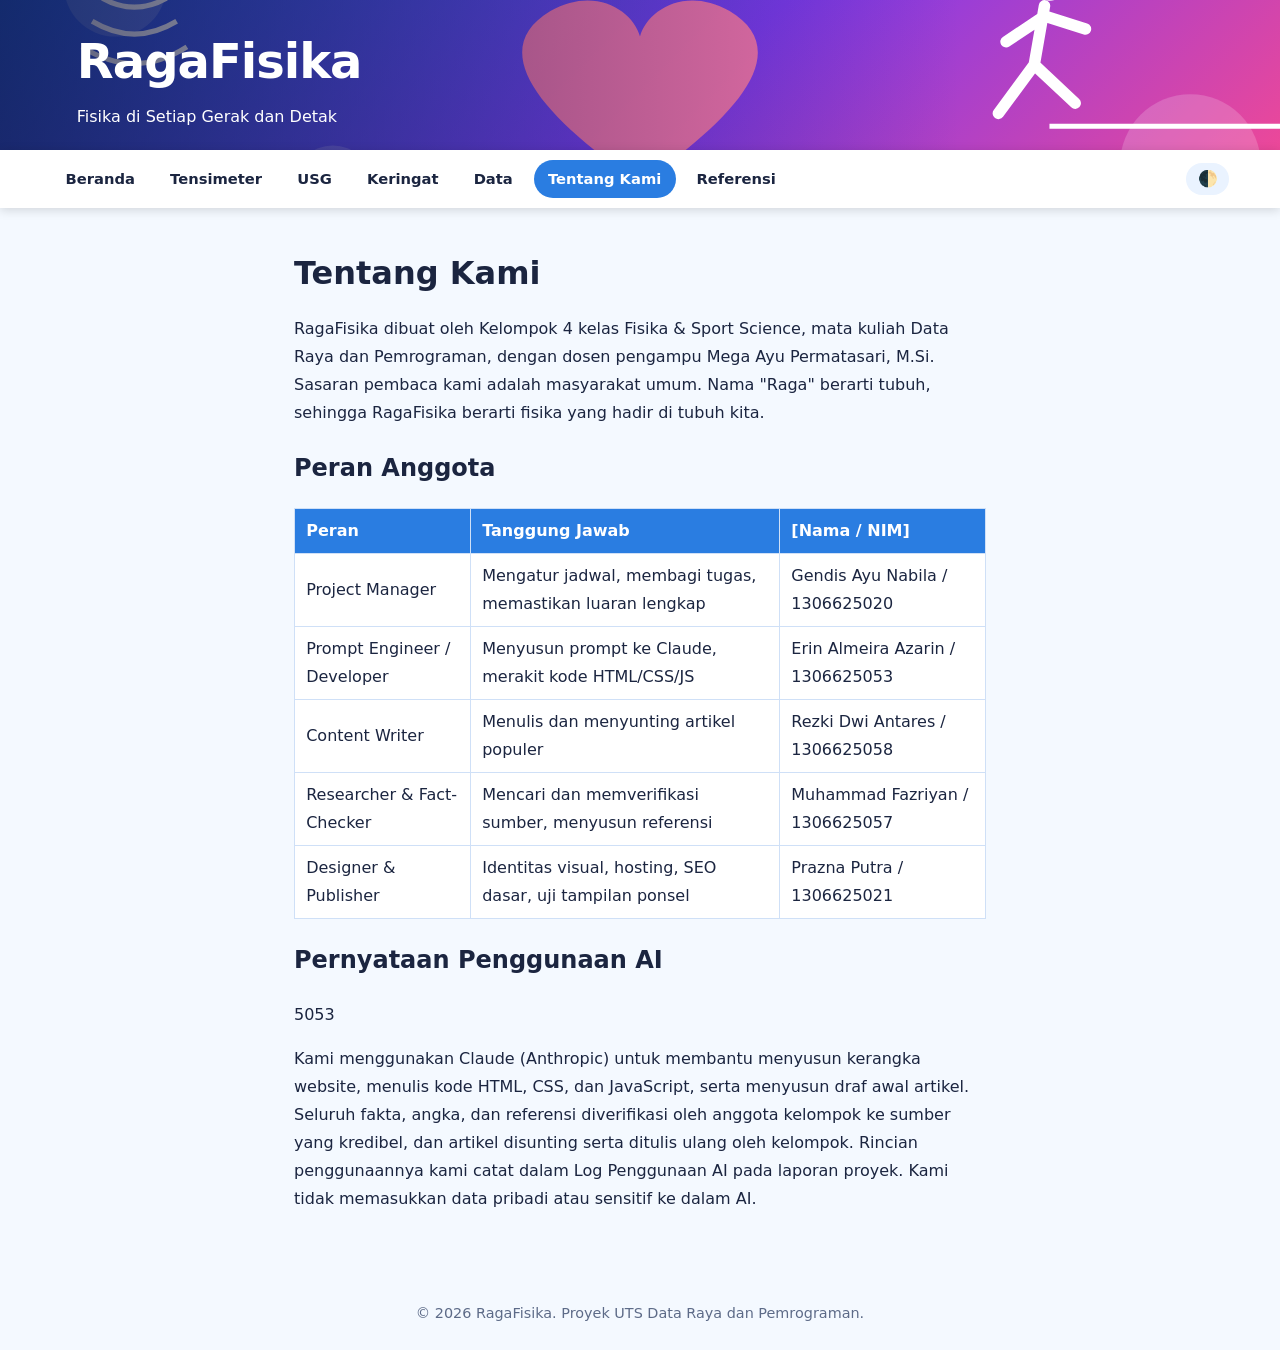
<file: tentang.html>
<!DOCTYPE html>
<html lang="id"><head><meta charset="utf-8">
<meta name="viewport" content="width=device-width, initial-scale=1">
<title>Tentang Kami | RagaFisika</title>
<meta name="description" content="Profil kelompok RagaFisika, pembagian peran, dan pernyataan penggunaan AI (Claude) dalam pembuatan website.">
<link rel="icon" href="data:image/svg+xml,<svg xmlns=%22http://www.w3.org/2000/svg%22 viewBox=%220 0 100 100%22><text y=%22.9em%22 font-size=%2290%22>💓</text></svg>">
<link rel="stylesheet" href="style.css">
<script>try{if(localStorage.theme)document.documentElement.dataset.theme=localStorage.theme}catch(e){}</script></head>
<body>
<header class="hero"><svg id="scene" viewBox="0 0 1000 260" preserveAspectRatio="xMidYMid slice" role="img" aria-label="Ilustrasi jantung berdenyut, gelombang USG, dan pelari"></svg><div class="txt"><a class="brand" href="index.html">RagaFisika</a><span>Fisika di Setiap Gerak dan Detak</span></div></header>
<nav><a href="index.html">Beranda</a><a href="tensimeter.html">Tensimeter</a><a href="usg.html">USG</a><a href="keringat.html">Keringat</a><a href="data.html">Data</a><a href="tentang.html" class="on">Tentang Kami</a><a href="referensi.html">Referensi</a><button id="mode" aria-label="Ganti mode terang atau gelap">🌓</button></nav>
<main><h1>Tentang Kami</h1>
<p>RagaFisika dibuat oleh Kelompok 4 kelas Fisika &amp; Sport Science, mata kuliah Data Raya dan Pemrograman, dengan dosen pengampu Mega Ayu Permatasari, M.Si. Sasaran pembaca kami adalah masyarakat umum. Nama "Raga" berarti tubuh, sehingga RagaFisika berarti fisika yang hadir di tubuh kita.</p>
<h2>Peran Anggota</h2><div class="scroll"><table><tr><th>Peran</th><th>Tanggung Jawab</th><th>[Nama / NIM]</th></tr><tr><td>Project Manager</td><td>Mengatur jadwal, membagi tugas, memastikan luaran lengkap</td><td>Gendis Ayu Nabila / 1306625020</td></tr><tr><td>Prompt Engineer / Developer</td><td>Menyusun prompt ke Claude, merakit kode HTML/CSS/JS</td><td>Erin Almeira Azarin / 1306625053</td></tr><tr><td>Content Writer</td><td>Menulis dan menyunting artikel populer</td><td>Rezki Dwi Antares / 1306625058</td></tr><tr><td>Researcher &amp; Fact-Checker</td><td>Mencari dan memverifikasi sumber, menyusun referensi</td><td>Muhammad Fazriyan / 1306625057</td></tr><tr><td>Designer &amp; Publisher</td><td>Identitas visual, hosting, SEO dasar, uji tampilan ponsel</td><td>Prazna Putra / 1306625021</td></tr></table></div>
<h2>Pernyataan Penggunaan AI</h2>5053
<p>Kami menggunakan Claude (Anthropic) untuk membantu menyusun kerangka website, menulis kode HTML, CSS, dan JavaScript, serta menyusun draf awal artikel. Seluruh fakta, angka, dan referensi diverifikasi oleh anggota kelompok ke sumber yang kredibel, dan artikel disunting serta ditulis ulang oleh kelompok. Rincian penggunaannya kami catat dalam Log Penggunaan AI pada laporan proyek. Kami tidak memasukkan data pribadi atau sensitif ke dalam AI.</p></main>
<footer>© 2026 RagaFisika. Proyek UTS Data Raya dan Pemrograman.</footer>
<script src="script.js"></script></body></html>
</file>
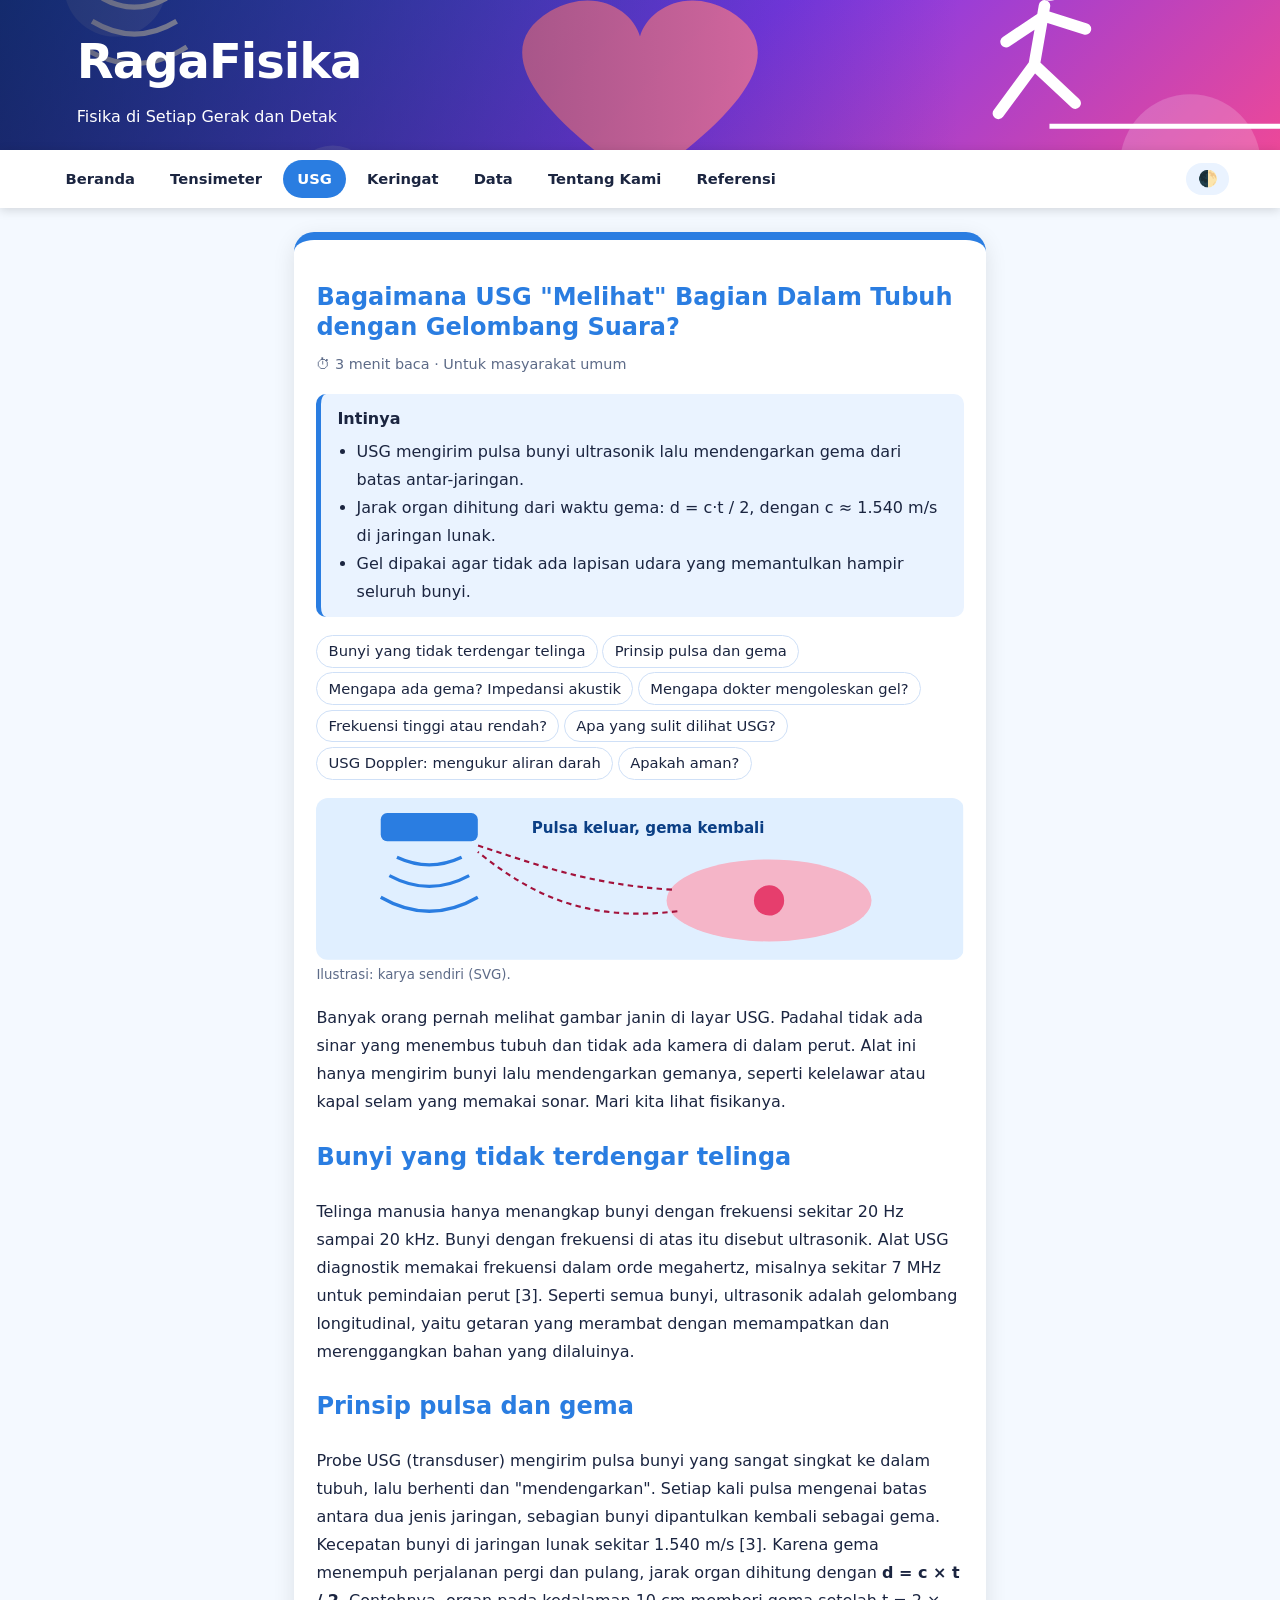
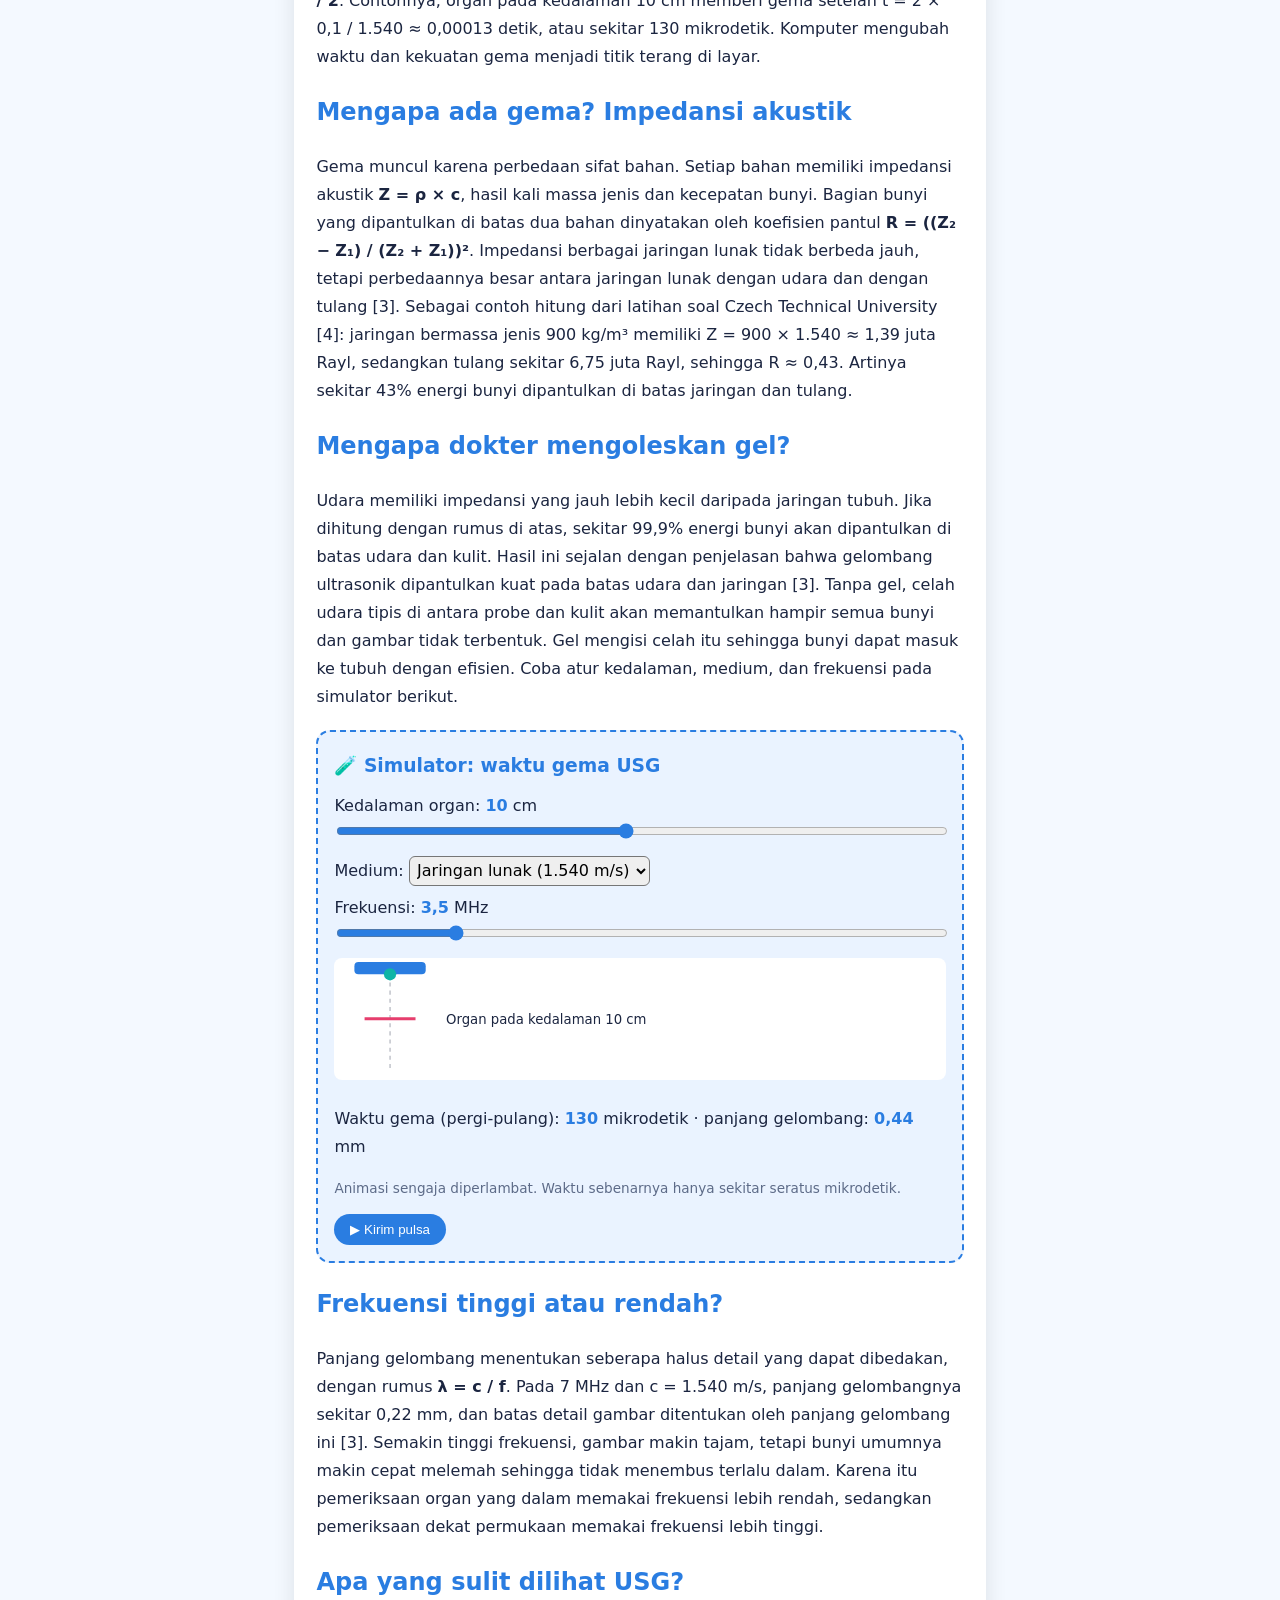
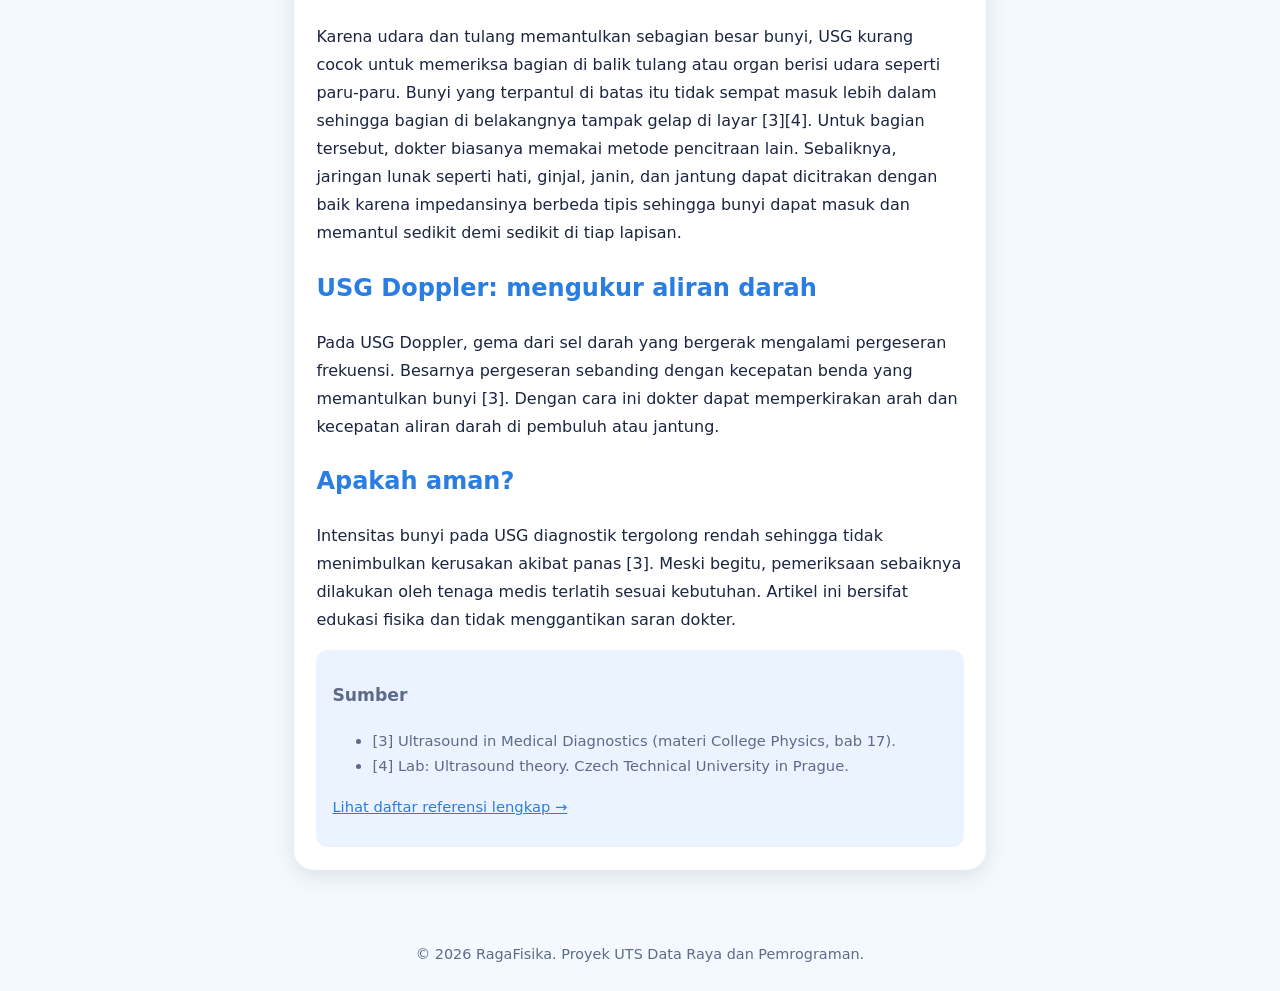
<file: usg.html>
<!DOCTYPE html>
<html lang="id"><head><meta charset="utf-8">
<meta name="viewport" content="width=device-width, initial-scale=1">
<title>Bagaimana USG "Melihat" Bagian Dalam Tubuh dengan Gelombang Suara? | RagaFisika</title>
<meta name="description" content="Fisika USG: gelombang ultrasonik, waktu gema, impedansi akustik, dan alasan gel diperlukan saat pemeriksaan.">
<link rel="icon" href="data:image/svg+xml,<svg xmlns=%22http://www.w3.org/2000/svg%22 viewBox=%220 0 100 100%22><text y=%22.9em%22 font-size=%2290%22>💓</text></svg>">
<link rel="stylesheet" href="style.css">
<script>try{if(localStorage.theme)document.documentElement.dataset.theme=localStorage.theme}catch(e){}</script></head>
<body>
<header class="hero"><svg id="scene" viewBox="0 0 1000 260" preserveAspectRatio="xMidYMid slice" role="img" aria-label="Ilustrasi jantung berdenyut, gelombang USG, dan pelari"></svg><div class="txt"><a class="brand" href="index.html">RagaFisika</a><span>Fisika di Setiap Gerak dan Detak</span></div></header>
<nav><a href="index.html">Beranda</a><a href="tensimeter.html">Tensimeter</a><a href="usg.html" class="on">USG</a><a href="keringat.html">Keringat</a><a href="data.html">Data</a><a href="tentang.html">Tentang Kami</a><a href="referensi.html">Referensi</a><button id="mode" aria-label="Ganti mode terang atau gelap">🌓</button></nav>
<main><article class="c1"><h1>Bagaimana USG "Melihat" Bagian Dalam Tubuh dengan Gelombang Suara?</h1><p class="meta">⏱ <span data-read></span> menit baca · Untuk masyarakat umum</p><aside class="key"><b>Intinya</b><ul><li>USG mengirim pulsa bunyi ultrasonik lalu mendengarkan gema dari batas antar-jaringan.</li><li>Jarak organ dihitung dari waktu gema: d = c·t / 2, dengan c ≈ 1.540 m/s di jaringan lunak.</li><li>Gel dipakai agar tidak ada lapisan udara yang memantulkan hampir seluruh bunyi.</li></ul></aside><nav class="toc" aria-label="Daftar isi"></nav><div class="fig"><svg viewBox="0 0 600 150" role="img" aria-label="Ilustrasi 🔊"><rect width="600" height="150" fill="#e0efff"/><rect x="60" y="14" width="90" height="26" rx="6" fill="#2a7de1"/><g fill="none" stroke="#2a7de1" stroke-width="3"><path d="M75 55 q30 14 60 0"/><path d="M68 72 q37 20 74 0"/><path d="M60 92 q45 26 90 0"/></g><ellipse cx="420" cy="95" rx="95" ry="38" fill="#f5b5c8"/><circle cx="420" cy="95" r="14" fill="#e63e6d"/><g fill="none" stroke="#a3123b" stroke-width="2" stroke-dasharray="5 4"><path d="M330 85 C 250 80, 200 60, 150 44"/><path d="M335 105 C 250 115, 200 90, 150 50"/></g><text x="200" y="32" font-size="14" fill="#0b3f85" font-weight="700">Pulsa keluar, gema kembali</text></svg><small>Ilustrasi: karya sendiri (SVG).</small></div><p>Banyak orang pernah melihat gambar janin di layar USG. Padahal tidak ada sinar yang menembus tubuh dan tidak ada kamera di dalam perut. Alat ini hanya mengirim bunyi lalu mendengarkan gemanya, seperti kelelawar atau kapal selam yang memakai sonar. Mari kita lihat fisikanya.</p>
<h2>Bunyi yang tidak terdengar telinga</h2>
<p>Telinga manusia hanya menangkap bunyi dengan frekuensi sekitar 20 Hz sampai 20 kHz. Bunyi dengan frekuensi di atas itu disebut ultrasonik. Alat USG diagnostik memakai frekuensi dalam orde megahertz, misalnya sekitar 7 MHz untuk pemindaian perut [3]. Seperti semua bunyi, ultrasonik adalah gelombang longitudinal, yaitu getaran yang merambat dengan memampatkan dan merenggangkan bahan yang dilaluinya.</p>
<h2>Prinsip pulsa dan gema</h2>
<p>Probe USG (transduser) mengirim pulsa bunyi yang sangat singkat ke dalam tubuh, lalu berhenti dan "mendengarkan". Setiap kali pulsa mengenai batas antara dua jenis jaringan, sebagian bunyi dipantulkan kembali sebagai gema. Kecepatan bunyi di jaringan lunak sekitar 1.540 m/s [3]. Karena gema menempuh perjalanan pergi dan pulang, jarak organ dihitung dengan <b>d = c × t / 2</b>. Contohnya, organ pada kedalaman 10 cm memberi gema setelah t = 2 × 0,1 / 1.540 ≈ 0,00013 detik, atau sekitar 130 mikrodetik. Komputer mengubah waktu dan kekuatan gema menjadi titik terang di layar.</p>
<h2>Mengapa ada gema? Impedansi akustik</h2>
<p>Gema muncul karena perbedaan sifat bahan. Setiap bahan memiliki impedansi akustik <b>Z = ρ × c</b>, hasil kali massa jenis dan kecepatan bunyi. Bagian bunyi yang dipantulkan di batas dua bahan dinyatakan oleh koefisien pantul <b>R = ((Z₂ − Z₁) / (Z₂ + Z₁))²</b>. Impedansi berbagai jaringan lunak tidak berbeda jauh, tetapi perbedaannya besar antara jaringan lunak dengan udara dan dengan tulang [3]. Sebagai contoh hitung dari latihan soal Czech Technical University [4]: jaringan bermassa jenis 900 kg/m³ memiliki Z = 900 × 1.540 ≈ 1,39 juta Rayl, sedangkan tulang sekitar 6,75 juta Rayl, sehingga R ≈ 0,43. Artinya sekitar 43% energi bunyi dipantulkan di batas jaringan dan tulang.</p>
<h2>Mengapa dokter mengoleskan gel?</h2>
<p>Udara memiliki impedansi yang jauh lebih kecil daripada jaringan tubuh. Jika dihitung dengan rumus di atas, sekitar 99,9% energi bunyi akan dipantulkan di batas udara dan kulit. Hasil ini sejalan dengan penjelasan bahwa gelombang ultrasonik dipantulkan kuat pada batas udara dan jaringan [3]. Tanpa gel, celah udara tipis di antara probe dan kulit akan memantulkan hampir semua bunyi dan gambar tidak terbentuk. Gel mengisi celah itu sehingga bunyi dapat masuk ke tubuh dengan efisien. Coba atur kedalaman, medium, dan frekuensi pada simulator berikut.</p>
<div class="sim"><h3>🧪 Simulator: waktu gema USG</h3>
<label>Kedalaman organ: <output id="dpo">10</output> cm<input id="dp" type="range" min="1" max="20" value="10"></label>
<label>Medium: <select id="md"><option value="1540">Jaringan lunak (1.540 m/s)</option><option value="1450">Lemak (1.450 m/s)</option><option value="330">Udara (330 m/s)</option></select></label>
<label>Frekuensi: <output id="fo">3,5</output> MHz<input id="fr" type="range" min="2" max="10" step="0.5" value="3.5"></label>
<svg id="us" viewBox="0 0 600 120" role="img" aria-label="Lintasan pulsa USG"><rect x="20" y="4" width="70" height="12" rx="4" fill="#2a7de1"/><line x1="55" y1="16" x2="55" y2="112" stroke="currentColor" stroke-dasharray="4 4" opacity=".4"/><line id="dl" x1="30" x2="80" y1="60" y2="60" stroke="#e63e6d" stroke-width="3"/><circle id="dot" cx="55" cy="16" r="6" fill="#0fb5a6"/><text x="110" y="66" font-size="13" fill="currentColor" id="dtxt">Organ pada kedalaman 10 cm</text></svg>
<p>Waktu gema (pergi-pulang): <output id="te">130</output> mikrodetik · panjang gelombang: <output id="wl">0,44</output> mm</p>
<p class="small">Animasi sengaja diperlambat. Waktu sebenarnya hanya sekitar seratus mikrodetik.</p>
<button id="ping" class="btn">▶ Kirim pulsa</button></div>
<h2>Frekuensi tinggi atau rendah?</h2>
<p>Panjang gelombang menentukan seberapa halus detail yang dapat dibedakan, dengan rumus <b>λ = c / f</b>. Pada 7 MHz dan c = 1.540 m/s, panjang gelombangnya sekitar 0,22 mm, dan batas detail gambar ditentukan oleh panjang gelombang ini [3]. Semakin tinggi frekuensi, gambar makin tajam, tetapi bunyi umumnya makin cepat melemah sehingga tidak menembus terlalu dalam. Karena itu pemeriksaan organ yang dalam memakai frekuensi lebih rendah, sedangkan pemeriksaan dekat permukaan memakai frekuensi lebih tinggi.</p>
<h2>Apa yang sulit dilihat USG?</h2>
<p>Karena udara dan tulang memantulkan sebagian besar bunyi, USG kurang cocok untuk memeriksa bagian di balik tulang atau organ berisi udara seperti paru-paru. Bunyi yang terpantul di batas itu tidak sempat masuk lebih dalam sehingga bagian di belakangnya tampak gelap di layar [3][4]. Untuk bagian tersebut, dokter biasanya memakai metode pencitraan lain. Sebaliknya, jaringan lunak seperti hati, ginjal, janin, dan jantung dapat dicitrakan dengan baik karena impedansinya berbeda tipis sehingga bunyi dapat masuk dan memantul sedikit demi sedikit di tiap lapisan.</p>
<h2>USG Doppler: mengukur aliran darah</h2>
<p>Pada USG Doppler, gema dari sel darah yang bergerak mengalami pergeseran frekuensi. Besarnya pergeseran sebanding dengan kecepatan benda yang memantulkan bunyi [3]. Dengan cara ini dokter dapat memperkirakan arah dan kecepatan aliran darah di pembuluh atau jantung.</p>
<h2>Apakah aman?</h2>
<p>Intensitas bunyi pada USG diagnostik tergolong rendah sehingga tidak menimbulkan kerusakan akibat panas [3]. Meski begitu, pemeriksaan sebaiknya dilakukan oleh tenaga medis terlatih sesuai kebutuhan. Artikel ini bersifat edukasi fisika dan tidak menggantikan saran dokter.</p><div class="src"><h3>Sumber</h3><ul><li>[3] Ultrasound in Medical Diagnostics (materi College Physics, bab 17).</li><li>[4] Lab: Ultrasound theory. Czech Technical University in Prague.</li></ul><p><a href="referensi.html">Lihat daftar referensi lengkap →</a></p></div></article></main>
<footer>© 2026 RagaFisika. Proyek UTS Data Raya dan Pemrograman.</footer>
<script src="script.js"></script></body></html>
</file>
<file: style.css>
:root{--bg:#f4f9ff;--card:#fff;--text:#1b2540;--muted:#5d6b88;--c0:#e63e6d;--c1:#2a7de1;--c2:#0fb5a6;--box:#eaf3ff;--line:#cfe0f7}
@media (prefers-color-scheme:dark){:root:not([data-theme="light"]){--bg:#0f1a2e;--card:#17243d;--text:#eef4ff;--muted:#a9b8d6;--box:#1f3052;--line:#34486f}}
:root[data-theme="dark"]{--bg:#0f1a2e;--card:#17243d;--text:#eef4ff;--muted:#a9b8d6;--box:#1f3052;--line:#34486f}
*{box-sizing:border-box}
html{scroll-behavior:smooth}
body{margin:0;background:var(--bg);color:var(--text);font-family:system-ui,-apple-system,"Segoe UI",Roboto,sans-serif;line-height:1.75}
.hero{position:relative;height:150px;overflow:hidden;background:linear-gradient(135deg,#1e5fe0,#7c3aed 55%,#ec4899)}
.hero.big{height:260px}
#scene{width:100%;height:100%;display:block}
.ecg{stroke-dasharray:1400;stroke-dashoffset:1400;animation:ecg 5s linear infinite}
@keyframes ecg{to{stroke-dashoffset:-1400}}
.heart{transform-box:fill-box;transform-origin:center;animation:beat 1.2s ease-in-out infinite}
@keyframes beat{0%,100%{transform:scale(1)}15%{transform:scale(1.12)}30%{transform:scale(1)}45%{transform:scale(1.08)}}
.arc{animation:fade 2s ease-in-out infinite}.arc:nth-child(2){animation-delay:.3s}.arc:nth-child(3){animation-delay:.6s}
@keyframes fade{0%,100%{opacity:.15}50%{opacity:.9}}
@media (prefers-reduced-motion:reduce){.ecg,.heart,.arc{animation:none;stroke-dashoffset:0}}
.txt{position:absolute;inset:0;display:flex;flex-direction:column;justify-content:center;padding:0 6vw;color:#fff;background:linear-gradient(90deg,rgba(15,20,60,.7),rgba(15,20,60,0) 75%)}
.brand{color:#fff;text-decoration:none;font-weight:800;font-size:clamp(1.8rem,5vw,3rem);letter-spacing:-1px}
nav{position:sticky;top:0;z-index:5;display:flex;align-items:center;gap:.4rem;padding:.6rem 4vw;background:var(--card);box-shadow:0 2px 10px rgba(0,0,0,.15);overflow-x:auto}
nav a{flex:0 0 auto;padding:.4rem .9rem;border-radius:99px;text-decoration:none;color:var(--text);font-weight:600;font-size:.92rem}
nav a:hover,nav a.on{background:var(--c1);color:#fff}
#mode{margin-left:auto;flex:0 0 auto;border:0;background:var(--box);border-radius:99px;padding:.4rem .7rem;cursor:pointer;font-size:1rem}
main{max-width:820px;margin:0 auto;padding:1.5rem 5vw 3rem}
a{color:var(--c1)}
h1{line-height:1.25}.tag{color:var(--c0);font-weight:700;font-size:1.2rem;margin-top:-.5rem}
.stats{display:grid;grid-template-columns:repeat(auto-fit,minmax(200px,1fr));gap:1rem;margin:1.5rem 0}
.stats div{background:var(--card);border-radius:16px;padding:1rem;text-align:center;box-shadow:0 4px 14px rgba(0,0,0,.08)}
.stats b{display:block;font-size:2.4rem;color:var(--c0);line-height:1.1}.stats span{font-size:.88rem;color:var(--muted)}
.cards{display:grid;grid-template-columns:repeat(auto-fit,minmax(230px,1fr));gap:1rem}
.card{display:block;text-decoration:none;color:#fff;padding:1.1rem;border-radius:16px;transition:transform .2s}
.card:hover{transform:translateY(-4px)}
.card span{font-size:2rem}.card h3{margin:.3rem 0;line-height:1.3}.card p{font-size:.92rem;line-height:1.5}
.c0{--c:var(--c0)}.c1{--c:var(--c1)}.c2{--c:var(--c2)}
.card.c0{background:var(--c0)}.card.c1{background:var(--c1)}.card.c2{background:var(--c2)}
article{background:var(--card);border-radius:20px;padding:1.4rem;border-top:8px solid var(--c);box-shadow:0 6px 22px rgba(0,0,0,.1)}
article h1,article h2{color:var(--c)}
.meta{color:var(--muted);font-size:.9rem;margin-top:-.6rem}
.key{background:var(--box);border-left:5px solid var(--c);border-radius:10px;padding:.7rem 1rem;margin:1rem 0}
.key ul{margin:.3rem 0 0;padding-left:1.2rem}
.toc{position:static;display:block;background:none;box-shadow:none;padding:0;font-size:.9rem;margin-bottom:1rem;overflow:visible}
.toc a{display:inline-block;margin:.15rem .3rem .15rem 0;padding:.15rem .7rem;border:1px solid var(--line);border-radius:99px;text-decoration:none;color:var(--text);font-weight:400}
.toc a:hover{background:var(--box);color:var(--text)}
.fig{margin:1rem 0}.fig svg{width:100%;height:auto;border-radius:12px;display:block}.fig small{color:var(--muted)}
.sim{background:var(--box);border:2px dashed var(--c);padding:1rem;border-radius:14px;margin:1.2rem 0}
.sim h3{margin:.1rem 0 .6rem;color:var(--c)}
.sim label{display:block;margin-bottom:.5rem}.sim input[type=range]{width:100%;accent-color:var(--c)}
.sim select{font:inherit;padding:.2rem;border-radius:6px;max-width:100%}.sim output{font-weight:700;color:var(--c)}
.sim svg{width:100%;height:auto;color:var(--text);background:var(--card);border-radius:8px}
.small{font-size:.85rem;color:var(--muted)}
.bar{position:relative;height:16px;background:var(--card);border-radius:99px;overflow:hidden}
.bar i{display:block;height:100%;width:0;background:var(--c);transition:width .25s}
.gauge{position:relative;height:18px;background:var(--card);border-radius:99px;margin:.6rem 0}
.gauge i{position:absolute;top:0;bottom:0;background:var(--c);opacity:.45;border-radius:99px}
.gauge b{position:absolute;top:-4px;width:4px;height:26px;background:var(--text);border-radius:2px;transform:translateX(-2px)}
.statebox{background:var(--card);border-radius:10px;padding:.6rem .8rem;font-weight:600;min-height:3.2rem}
.statebox.beat{animation:tuk .6s ease-in-out infinite}
@keyframes tuk{0%,100%{box-shadow:0 0 0 0 transparent}50%{box-shadow:0 0 0 4px var(--c)}}
.btn{border:0;background:var(--c);color:#fff;padding:.5rem 1rem;border-radius:99px;font:600 .95rem inherit;cursor:pointer}
.src{background:var(--box);padding:.8rem 1rem;border-radius:12px;font-size:.92rem;color:var(--muted)}
.scroll{overflow-x:auto}table{border-collapse:collapse;width:100%;background:var(--card)}
td,th{border:1px solid var(--line);padding:.5rem .7rem;text-align:left}th{background:var(--c1);color:#fff}
.refs li{margin-bottom:.8rem;word-break:break-word}
footer{text-align:center;padding:1.5rem;color:var(--muted);font-size:.9rem}
</file>
